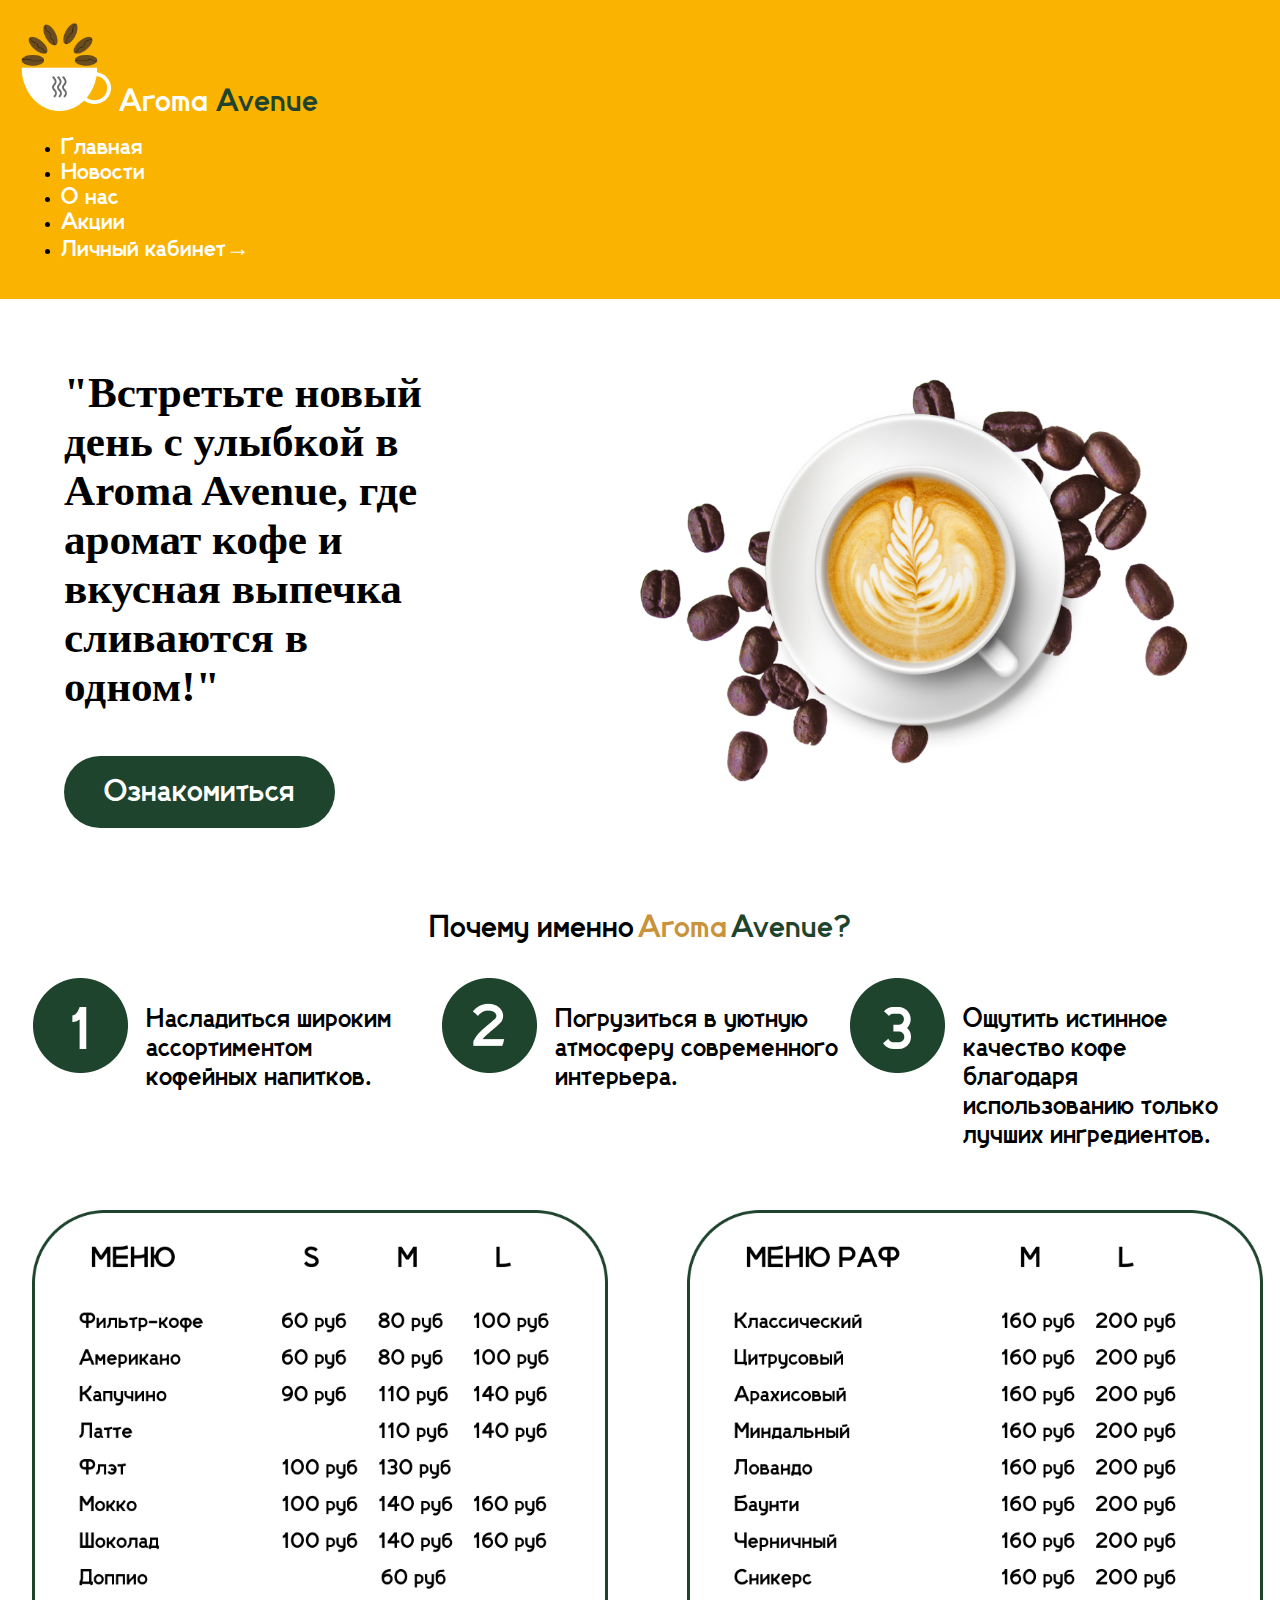
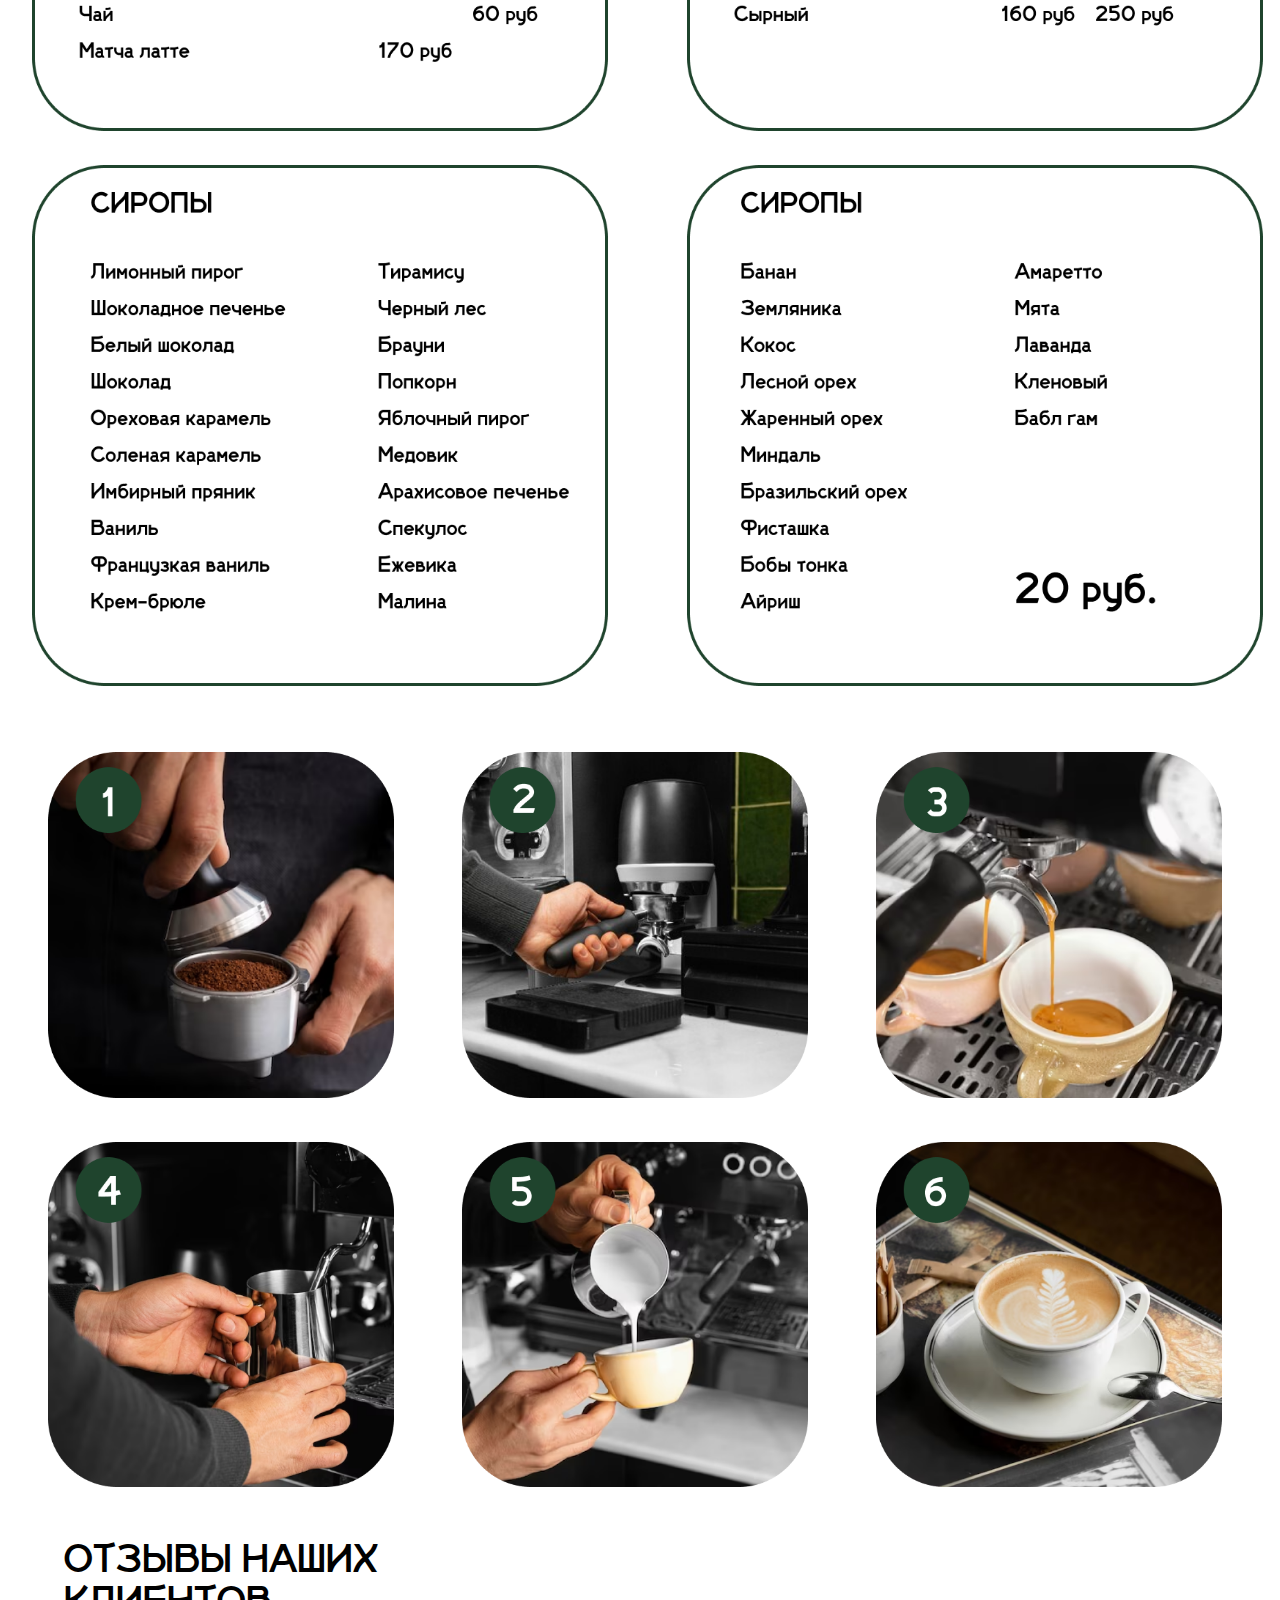
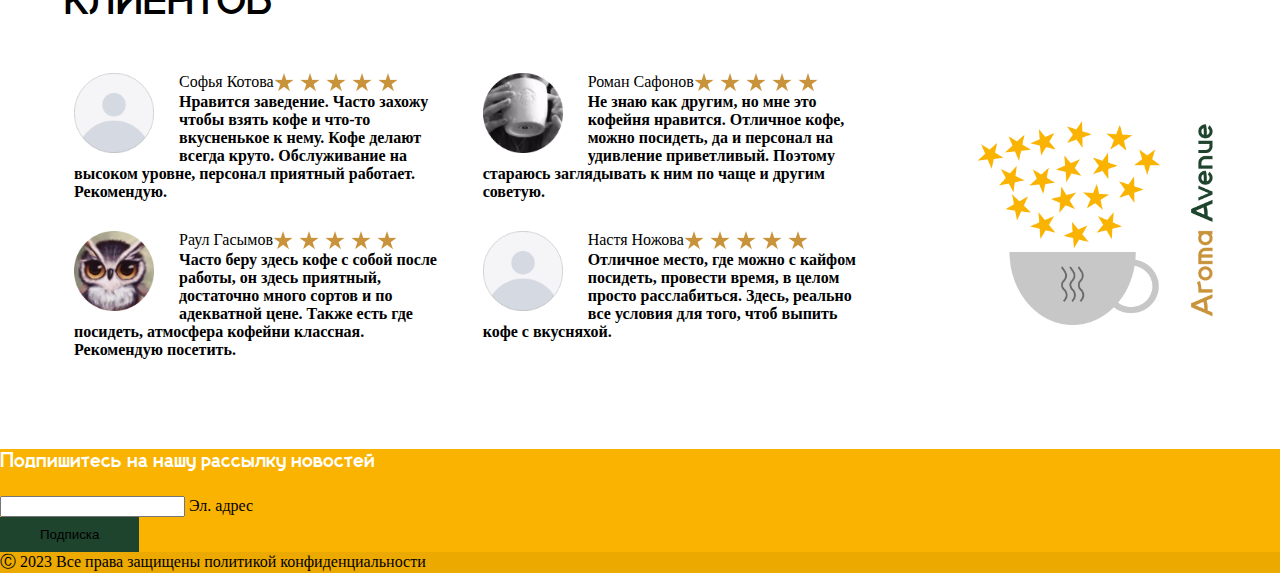
<file: index.html>
<!doctype html>
<html lang="en">
    <head>
        <title>Aroma Avenue</title>
        <!-- Required meta tags -->
        <meta charset="utf-8" />
        <meta
            name="viewport"
            content="width=device-width, initial-scale=1, shrink-to-fit=no"
        />

        <!-- Bootstrap CSS v5.2.1 -->
        <link
            href="https://cdn.jsdelivr.net/npm/bootstrap@5.3.2/dist/css/bootstrap.min.css"
            rel="stylesheet"
            integrity="sha384-T3c6CoIi6uLrA9TneNEoa7RxnatzjcDSCmG1MXxSR1GAsXEV/Dwwykc2MPK8M2HN"
            crossorigin="anonymous"
        />
        <link rel="stylesheet" href="style.css">
        <link rel="shortcut icon" href="img/icon.png" type="image/png">
    </head>

    <body>
        <header>

          <nav class="navbar bg-body-tertiary" style="padding-top: 0;">
            <div class="container-fluid">
              <a class="logo" href="index.html">
                <img src="img/logo.png" alt="Logo" width="90" height="90" >
                <span>Aroma</span> <span style="color: rgba(31, 68, 45, 1);">Avenue</span>
              </a>
              <ul class="nav justify-content-end">
                <li class="nav-item">
                  <a class="nav-link" aria-current="page" href="index.html">Главная</a>
                </li>
                <li class="nav-item">
                  <a class="nav-link" href="news.html">Новости</a>
                </li>
                <li class="nav-item">
                  <a class="nav-link" href="about.html">О нас</a>
                </li>
                <li class="nav-item">
                  <a class="nav-link" href="sales.html">Акции</a>
                </li>
                <li class="nav-item">
                    <a class="nav-link" href="checkauth.php">Личный кабинет→</a>
                  </li>
              </ul>
            </div>
          </nav>

              <div class="header">
                <div>
                   <div class="header-text">"Встретьте новый день с улыбкой в Aroma Avenue, где аромат кофе и вкусная выпечка сливаются в одном!"</div>
                   <a href="#section" class="header-button" onclick="scrollToSection()">Ознакомиться</a>
                </div>
                <div class="header-image">
                   <img src="img/header-foto.png" alt="Картинка">
                </div>
             </div>
        </header>
             
        <main>

          <div class="rizon"> <!--блок с причинами-->
            <div class="top-block">
              <p><span>Почему именно</span> <span class="aroma">Aroma</span> <span class="avenue">Avenue?</span></p>
            </div>
              <div class="ott-grid">
                <table class="table1">
                <td>
                  <div class="one"></div>
                  <img src="img/1.png" alt="">
                </td>
                <td> 
                    <p>Насладиться широким ассортиментом кофейных напитков.</p>
                </td> 
                </table>
        
                <table class="table1">
                    <td><img src="img/2.png" alt=""></td>
                    <td><p>Погрузиться в уютную атмосферу современного интерьера.</p></td>
                </div>
                </table>
                <table>
                    <td><img src="img/3.png" alt=""></td>
                    <td><p>Ощутить истинное качество кофе благодаря использованию только лучших ингредиентов.</p></td>
            </div>
                </table class="table1">
        </main>

        <!--Меню-->
          <div class="block" id="section">
              <div class="grid-item"><img src="img/napitki.png" alt=""></div>
              <div class="grid-item"><img src="img/raf.png" alt=""></div>
              <div class="grid-item"><img src="img/sirop1.png" alt=""></div>
              <div class="grid-item"><img src="img/sirop2.png" alt=""></div>
          </div>

          <!--Процесс приготовления кофе-->
          <div class="grid-container">
            <div class="item"><img src="img/p1.png" alt=""></div>
            <div class="item"><img src="img/p2.png" alt=""></div>
            <div class="item"><img src="img/p3.png" alt=""></div>
            <div class="item"><img src="img/p4.png" alt=""></div>
            <div class="item"><img src="img/p5.png" alt=""></div>
            <div class="item"><img src="img/p6.png" alt=""></div>
         </div>

         <div class="otzivi">
            <div class="teg">
              <p>ОТЗЫВЫ НАШИХ<br> КЛИЕНТОВ</p>
            </div>
              <div class="reviews">
                <div class="grid-reviews">
                  <div class="grid-r"><div><img src="img/klient1.png" alt="" class="klient"></div><figcaption style="float: left;">Софья Котова</figcaption><img src="img/rating.png" style="vertical-align: top;"><figcaption><b>Нравится заведение. Часто захожу чтобы взять кофе и что-то вкусненькое к нему. Кофе делают всегда круто. Обслуживание на высоком уровне, персонал приятный работает. Рекомендую.</b></figcaption></div>
                  <div class="grid-r"><img src="img/klient2.png" alt="" class="klient"><figcaption style="float: left;">Роман Сафонов</figcaption><img src="img/rating.png" style="vertical-align: top;"><figcaption><b>Не знаю как другим, но мне это кофейня нравится. Отличное кофе, можно посидеть, да и персонал на удивление приветливый. Поэтому стараюсь заглядывать к ним по чаще и другим советую.</b></figcaption></div>
                  <div class="grid-r grid-r-3"><img src="img/reviews.png" alt="" class="coffee"></div>
                  <div class="grid-r"><img src="img/klient3.png" alt="" class="klient"><figcaption style="float: left;">Раул Гасымов</figcaption><img src="img/rating.png" style="vertical-align: top;"><figcaption><b>Часто беру здесь кофе с собой после работы, он здесь приятный, достаточно много сортов и по адекватной цене. Также есть где посидеть, атмосфера кофейни классная. Рекомендую посетить.</b></figcaption></div>
                  <div class="grid-r"><img src="img/klient1.png" alt="" class="klient"><figcaption style="float: left;">Настя Ножова</figcaption><img src="img/rating.png" style="vertical-align: top;"><figcaption><b>Отличное место, где можно с кайфом посидеть, провести время, в целом просто расслабиться. Здесь, реально все условия для того, чтоб выпить кофе с вкусняхой.</b></figcaption></div>
                </div>
              </div>
          </div>

        <footer>
            <!-- Grid container -->
  <div class="container p-4 pb-0">
    <!-- Section: Form -->
    <section class="">
      <form action="">
        <!--Grid row-->
        <div class="row d-flex justify-content-center">
          <!--Grid column-->
          <div class="col-auto">
            <p class="pt-2">Подпишитесь на нашу рассылку новостей</p>
          </div>
          <!--Grid column-->

          <!--Grid column-->
          <div class="col-md-5 col-12">
            <!-- Email input -->
            <div data-mdb-input-init class="form-outline mb-4">
              <input type="email" id="form5Example26" class="form-control" />
              <label class="form-label" for="form5Example26">Эл. адрес</label>
            </div>
          </div>
          <!--Grid column-->

          <!--Grid column-->
          <div class="col-auto">
            <!-- Submit button -->
            <button data-mdb-ripple-init type="submit" class="btn btn-primary mb-4">
              Подписка
            </button>
          </div>
          <!--Grid column-->
        </div>
        <!--Grid row-->
      </form>
    </section>
    <!-- Section: Form -->
  </div>
  <!-- Grid container -->

  <!-- Copyright -->
  <div class="text-center p-3" style="background-color: rgba(0, 0, 0, 0.05);">
    Ⓒ 2023 Все права защищены политикой конфиденциальности
  </div>
  <!-- Copyright -->
        </footer>
        <!-- Bootstrap JavaScript Libraries -->
        <script
            src="https://cdn.jsdelivr.net/npm/@popperjs/core@2.11.8/dist/umd/popper.min.js"
            integrity="sha384-I7E8VVD/ismYTF4hNIPjVp/Zjvgyol6VFvRkX/vR+Vc4jQkC+hVqc2pM8ODewa9r"
            crossorigin="anonymous"
        ></script>

        <script
            src="https://cdn.jsdelivr.net/npm/bootstrap@5.3.2/dist/js/bootstrap.min.js"
            integrity="sha384-BBtl+eGJRgqQAUMxJ7pMwbEyER4l1g+O15P+16Ep7Q9Q+zqX6gSbd85u4mG4QzX+"
            crossorigin="anonymous"
        ></script>

        <script>
          function scrollToSection() {
              const section = document.getElementById('section');
              section.scrollIntoView({ behavior: 'smooth' });
          }
      </script>
    </body>
</html>
</file>
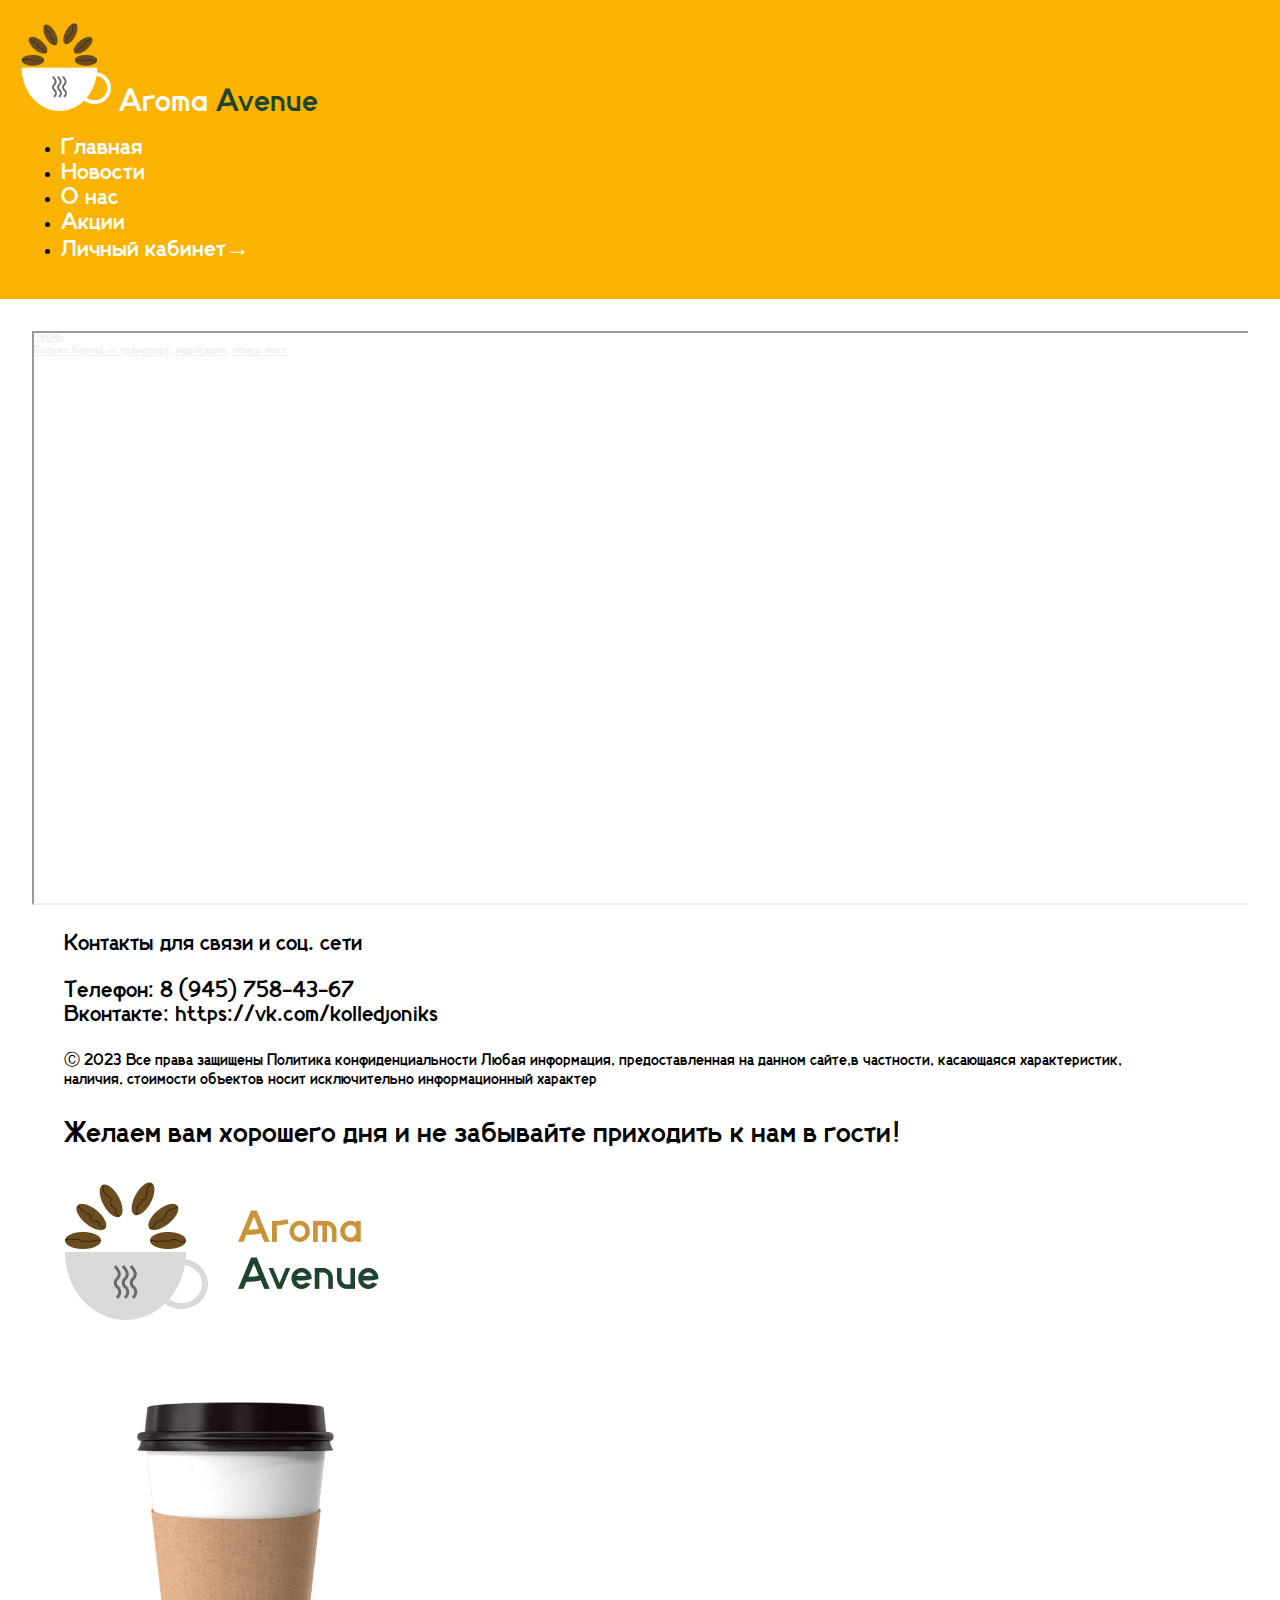
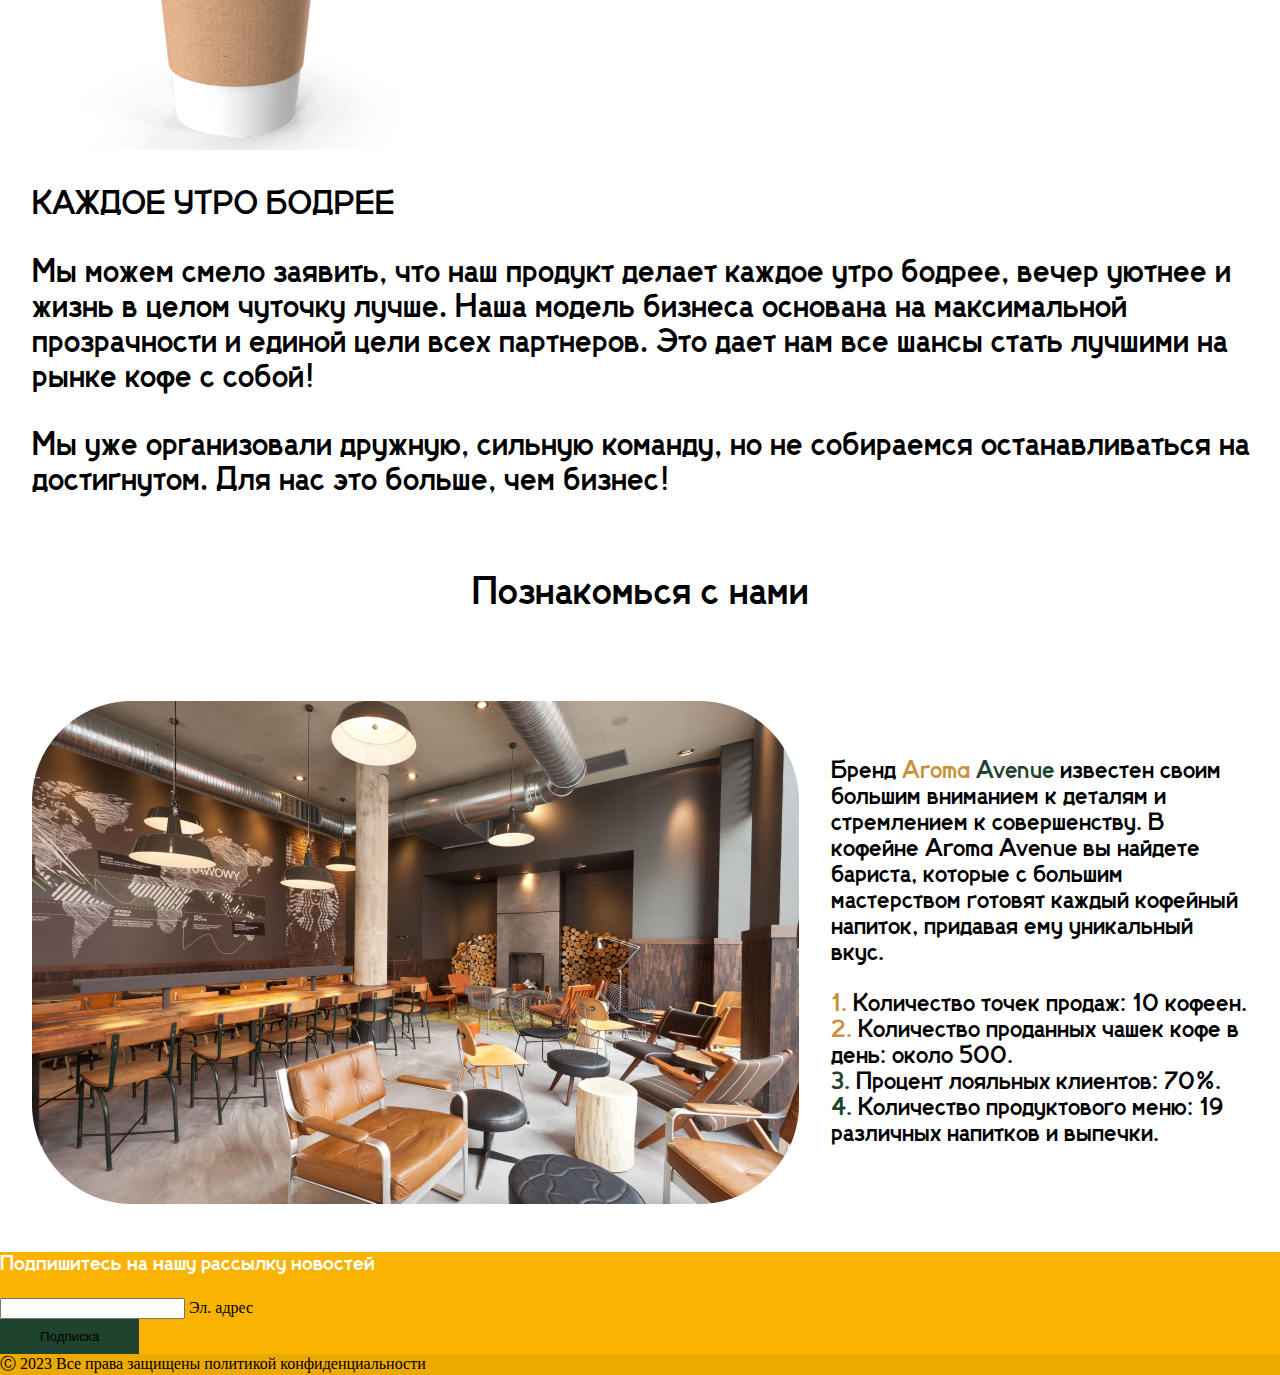
<file: about.html>
<!doctype html>
<html lang="en">
    <head>
        <title>Arome Avenue</title>
        <!-- Required meta tags -->
        <meta charset="utf-8" />
        <meta
            name="viewport"
            content="width=device-width, initial-scale=1, shrink-to-fit=no"
        />

        <!-- Bootstrap CSS v5.2.1 -->
        <link
            href="https://cdn.jsdelivr.net/npm/bootstrap@5.3.2/dist/css/bootstrap.min.css"
            rel="stylesheet"
            integrity="sha384-T3c6CoIi6uLrA9TneNEoa7RxnatzjcDSCmG1MXxSR1GAsXEV/Dwwykc2MPK8M2HN"
            crossorigin="anonymous"
        />
        <link rel="stylesheet" href="about.css">
        <link rel="shortcut icon" href="img/icon.png" type="image/png">
    </head>

    <body>
        <header>
            <nav class="navbar bg-body-tertiary" style="padding-top: 0;">
                <div class="container-fluid">
                  <a class="logo" href="index.html">
                    <img src="img/logo.png" alt="Logo" width="90" height="90" >
                    <span>Aroma</span> <span style="color: rgba(31, 68, 45, 1);">Avenue</span>
                  </a>
                  <ul class="nav justify-content-end">
                    <li class="nav-item">
                      <a class="nav-link" aria-current="page" href="index.html">Главная</a>
                    </li>
                    <li class="nav-item">
                      <a class="nav-link" href="news.html">Новости</a>
                    </li>
                    <li class="nav-item">
                      <a class="nav-link" href="about.html">О нас</a>
                    </li>
                    <li class="nav-item">
                      <a class="nav-link" href="sales.html">Акции</a>
                    </li>
                    <li class="nav-item">
                        <a class="nav-link" href="checkauth.php">Личный кабинет→</a>
                      </li>
                  </ul>
                </div>
              </nav>
        </header>
        <main>
            <div class="top">
                <div class="map">
                    <div style="position:relative;overflow:hidden;"><a href="https://yandex.ru/maps/50/perm/?utm_medium=mapframe&utm_source=maps" style="color:#eee;font-size:12px;position:absolute;top:0px;">Пермь</a><a href="https://yandex.ru/maps/50/perm/house/ulitsa_pushkina_107a/YU8YdAVhSUwPQFtifXxxc3RqZg==/?ll=56.220968%2C58.003071&utm_medium=mapframe&utm_source=maps&z=16.12" style="color:#eee;font-size:12px;position:absolute;top:14px;">Яндекс Карты — транспорт, навигация, поиск мест</a><iframe src="https://yandex.ru/map-widget/v1/?ll=56.220968%2C58.003071&mode=whatshere&whatshere%5Bpoint%5D=56.221003%2C58.003262&whatshere%5Bzoom%5D=17&z=16.12" frameborder="1" allowfullscreen="true" style="position:relative;"></iframe></div>
                </div>

                <div class="contacts">
                    <p class="big">Контакты для связи и соц. сети</p>

                    <p class="big">Телефон: 8 (945) 758-43-67<br>
                        Вконтакте: <a href="https://vk.com/kolledjoniks" class="oniks">https://vk.com/kolledjoniks</a><br>
                    </p>

                    <p>Ⓒ 2023 Все права защищены
                        Политика конфиденциальности
                        Любая информация, предоставленная на данном сайте,в частности, касающаяся характеристик, наличия, стоимости объектов носит исключительно информационный характер
                    </p>

                    <p class="under-big">Желаем вам хорошего дня и не 
                        забывайте приходить к нам в гости!
                    </p>

                    <img src="img/contacts-logo.png" alt="" class="contacts-logo">
                </div>
            </div>

            <div class="clearfixx">
                
                <img src="img/coffee.png" class="col-md-6 float-md-end mb-3 ms-md-3">
                
                <p>
                    КАЖДОЕ УТРО БОДРЕЕ
                </p>
              
                <p>
                    Мы можем смело заявить, что наш продукт делает каждое утро бодрее, вечер уютнее и жизнь в целом чуточку лучше. Наша модель бизнеса основана на максимальной прозрачности и единой цели всех партнеров. Это дает нам все шансы стать лучшими на рынке кофе с собой!
                </p>
              
                <p>
                    Мы уже организовали дружную, сильную команду, но не собираемся останавливаться на достигнутом. Для нас это больше, чем бизнес!
                </p>
              </div>
              

              <div class="title">
                <p>Познакомься с нами</p>
            </div>

              <div class="under-block">

                <div class="grid-container">

                    <img src="img/cafe.png" class="cafe">

                    <div class="text">
                        <p>
                        Бренд <span style="color: rgba(201, 147, 59, 1);">Aroma</span> <span style="color: rgba(31, 68, 45, 1);">Avenue</span> известен своим большим вниманием к деталям и стремлением к совершенству. В кофейне Aroma Avenue вы найдете бариста, которые с большим мастерством готовят каждый кофейный напиток, придавая ему уникальный вкус.
                        </p>
                      
                        <p>
                            <span style="color: rgba(201, 147, 59, 1);">1.</span> Количество точек продаж: 10 кофеен.<br>
                            <span style="color: rgba(201, 147, 59, 1);">2.</span> Количество проданных чашек кофе в день: около 500.<br>
                            <span style="color: rgba(31, 68, 45, 1);">3.</span> Процент лояльных клиентов: 70%.<br>
                            <span style="color: rgba(31, 68, 45, 1);">4.</span> Количество продуктового меню: 19 различных напитков и выпечки.<br>
                        </p>
                    </div>
                </div>
            </div>
        </main>
        <footer>
            <!-- Grid container -->
  <div class="container p-4 pb-0">
    <!-- Section: Form -->
    <section class="">
      <form action="">
        <!--Grid row-->
        <div class="row d-flex justify-content-center">
          <!--Grid column-->
          <div class="col-auto">
            <p class="pt-2">Подпишитесь на нашу рассылку новостей</p>
          </div>
          <!--Grid column-->

          <!--Grid column-->
          <div class="col-md-5 col-12">
            <!-- Email input -->
            <div data-mdb-input-init class="form-outline mb-4">
              <input type="email" id="form5Example26" class="form-control" />
              <label class="form-label" for="form5Example26">Эл. адрес</label>
            </div>
          </div>
          <!--Grid column-->

          <!--Grid column-->
          <div class="col-auto">
            <!-- Submit button -->
            <button data-mdb-ripple-init type="submit" class="btn btn-primary mb-4">
              Подписка
            </button>
          </div>
          <!--Grid column-->
        </div>
        <!--Grid row-->
      </form>
    </section>
    <!-- Section: Form -->
  </div>
  <!-- Grid container -->

  <!-- Copyright -->
  <div class="text-center p-3" style="background-color: rgba(0, 0, 0, 0.05);">
    Ⓒ 2023 Все права защищены политикой конфиденциальности
  </div>
  <!-- Copyright -->
        </footer>
        <!-- Bootstrap JavaScript Libraries -->
        <script
            src="https://cdn.jsdelivr.net/npm/@popperjs/core@2.11.8/dist/umd/popper.min.js"
            integrity="sha384-I7E8VVD/ismYTF4hNIPjVp/Zjvgyol6VFvRkX/vR+Vc4jQkC+hVqc2pM8ODewa9r"
            crossorigin="anonymous"
        ></script>

        <script
            src="https://cdn.jsdelivr.net/npm/bootstrap@5.3.2/dist/js/bootstrap.min.js"
            integrity="sha384-BBtl+eGJRgqQAUMxJ7pMwbEyER4l1g+O15P+16Ep7Q9Q+zqX6gSbd85u4mG4QzX+"
            crossorigin="anonymous"
        ></script>
    </body>
</html>
</file>
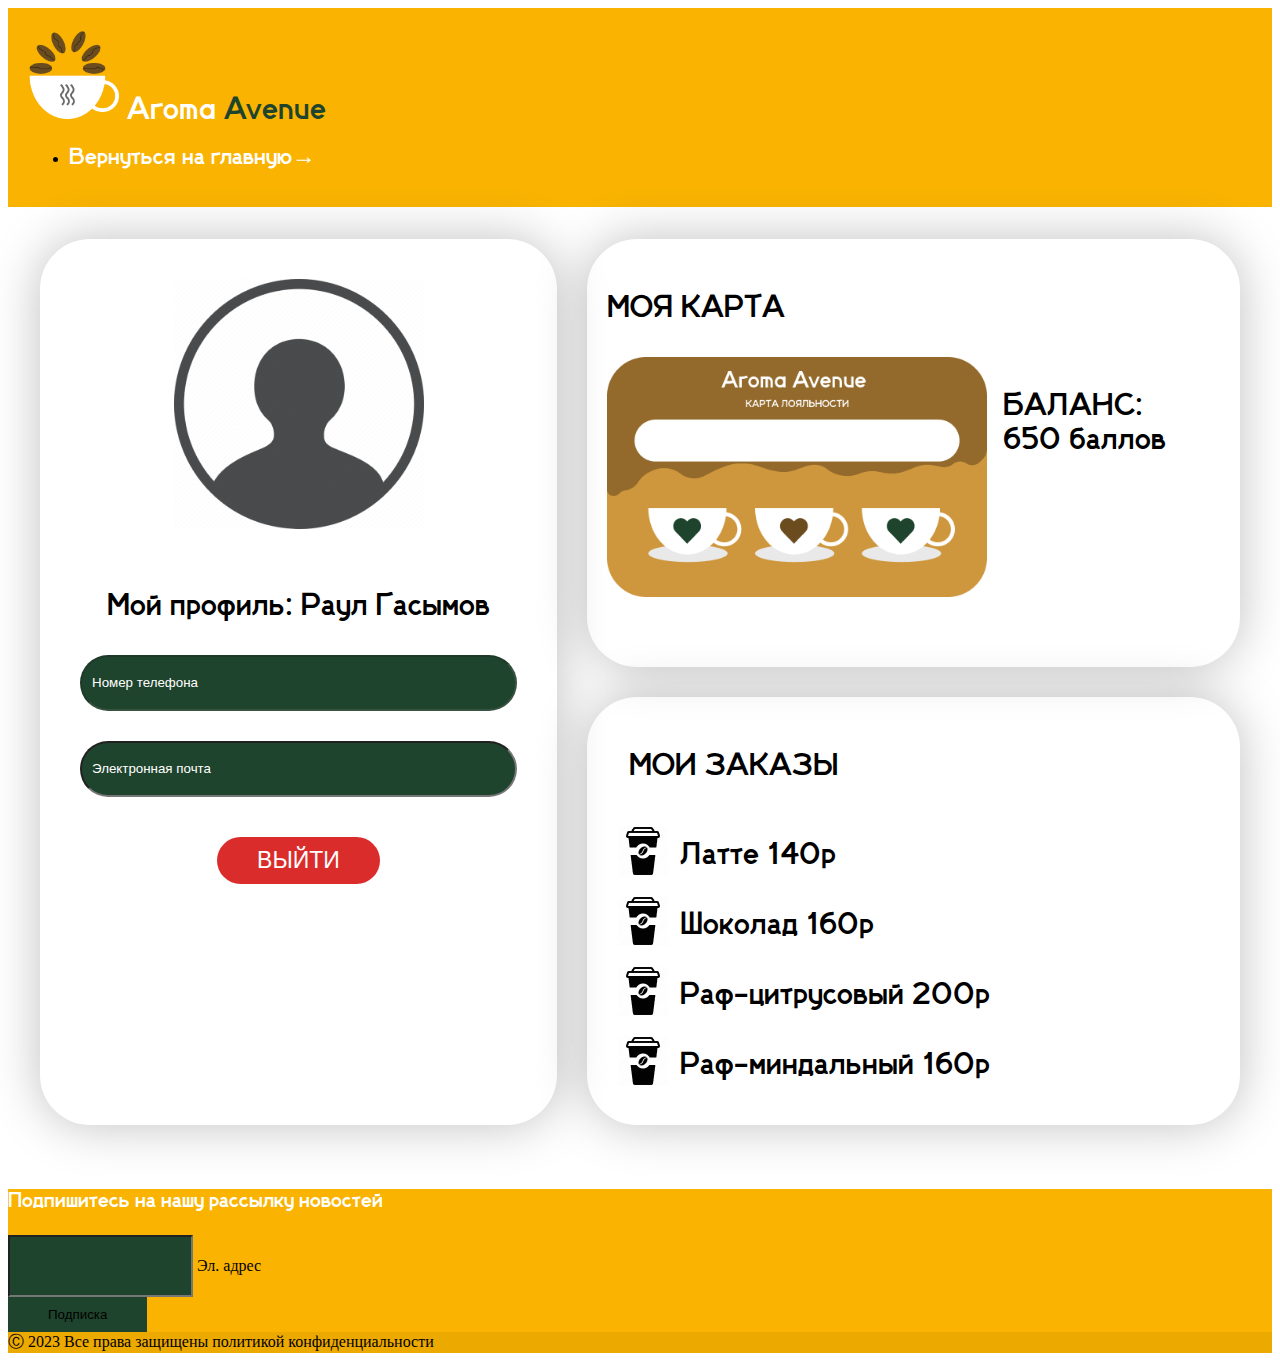
<file: account.html>
<!doctype html>
<html lang="en">
    <head>
        <title>Aroma Avenue</title>
        <!-- Required meta tags -->
        <meta charset="utf-8" />
        <meta
            name="viewport"
            content="width=device-width, initial-scale=1, shrink-to-fit=no"
        />

        <!-- Bootstrap CSS v5.2.1 -->
        <link
            href="https://cdn.jsdelivr.net/npm/bootstrap@5.3.2/dist/css/bootstrap.min.css"
            rel="stylesheet"
            integrity="sha384-T3c6CoIi6uLrA9TneNEoa7RxnatzjcDSCmG1MXxSR1GAsXEV/Dwwykc2MPK8M2HN"
            crossorigin="anonymous"
        />
        <link rel="stylesheet" href="account.css">
    </head>

    <body>
        <header>
            <nav class="navbar bg-body-tertiary" style="padding-top: 0;">
                <div class="container-fluid">
                  <a class="logo" href="index.html">
                    <img src="img/logo.png" alt="Logo" width="90" height="90" >
                    <span>Aroma</span> <span style="color: rgba(31, 68, 45, 1);">Avenue</span>
                  </a>
                  <ul class="nav justify-content-end">
                    <li class="nav-item">
                        <a class="nav-link" href="index.html">Вернуться на главную→</a>
                    </li>
                  </ul>
                </div>
              </nav>
        </header>
        <main>
            <div class="grid-container">

                <div class="grid-item grid-item-1">
                    <div class="account">
                        <div class="form-title"><img src="img/account.png" alt=""></div>
                        <p class="name">Мой профиль: Раул Гасымов</p>
                        <input type="text" class="form-input" placeholder="Номер телефона" disabled>
                        <input type="text" class="form-input" placeholder="Электронная почта">
                        <a href="index.html"><button class="form-submit">ВЫЙТИ</button></a>
                    </div>
                </div>

                <div class="grid-item">
                    <p style="font-size: 2rem;">МОЯ КАРТА</p>
                    <div class="card"><img src="img/loyalti-card.png" alt="" class="card"></div>
                    <p class="balans">БАЛАНС:<br> 650 баллов</p>
                </div>

                <div class="grid-item">
                  <div class="orders">
                    <p style="font-size: 2rem; margin-left: 1.4rem;">МОИ ЗАКАЗЫ</p>
                  </div>

                  <div class="table-container">
                    <table>
                      <tr>
                        <td class="column-1"><img src="img/gap.png" alt=""></td>
                        <td>Латте 140р</td>
                      </tr>
                      <tr>
                        <td class="column-1"><img src="img/gap.png" alt=""></td>
                        <td>Шоколад 160р</td>
                      </tr>
                      <tr>
                        <td class="column-1"><img src="img/gap.png" alt=""></td>
                        <td>Раф-цитрусовый 200р</td>
                      </tr>
                      <tr>
                        <td class="column-1"><img src="img/gap.png" alt=""></td>
                        <td>Раф-миндальный 160р</td>
                      </tr>
                    </table>
                  </div>
                  
                </div>
            </div>              
        </main>
          
        <footer>
            <!-- Grid container -->
  <div class="container p-4 pb-0">
    <!-- Section: Form -->
    <section class="">
      <form action="">
        <!--Grid row-->
        <div class="row d-flex justify-content-center">
          <!--Grid column-->
          <div class="col-auto">
            <p class="pt-2">Подпишитесь на нашу рассылку новостей</p>
          </div>
          <!--Grid column-->

          <!--Grid column-->
          <div class="col-md-5 col-12">
            <!-- Email input -->
            <div data-mdb-input-init class="form-outline mb-4">
              <input type="email" id="form5Example26" class="form-control" />
              <label class="form-label" for="form5Example26">Эл. адрес</label>
            </div>
          </div>
          <!--Grid column-->

          <!--Grid column-->
          <div class="col-auto">
            <!-- Submit button -->
            <button data-mdb-ripple-init type="submit" class="btn btn-primary mb-4">
              Подписка
            </button>
          </div>
          <!--Grid column-->
        </div>
        <!--Grid row-->
      </form>
    </section>
    <!-- Section: Form -->
  </div>
  <!-- Grid container -->

  <!-- Copyright -->
  <div class="text-center p-3" style="background-color: rgba(0, 0, 0, 0.05);">
    Ⓒ 2023 Все права защищены политикой конфиденциальности
  </div>
  <!-- Copyright -->
        </footer>
        <!-- Bootstrap JavaScript Libraries -->
        <script
            src="https://cdn.jsdelivr.net/npm/@popperjs/core@2.11.8/dist/umd/popper.min.js"
            integrity="sha384-I7E8VVD/ismYTF4hNIPjVp/Zjvgyol6VFvRkX/vR+Vc4jQkC+hVqc2pM8ODewa9r"
            crossorigin="anonymous"
        ></script>

        <script
            src="https://cdn.jsdelivr.net/npm/bootstrap@5.3.2/dist/js/bootstrap.min.js"
            integrity="sha384-BBtl+eGJRgqQAUMxJ7pMwbEyER4l1g+O15P+16Ep7Q9Q+zqX6gSbd85u4mG4QzX+"
            crossorigin="anonymous"
        ></script>
    </body>
</html>
</file>
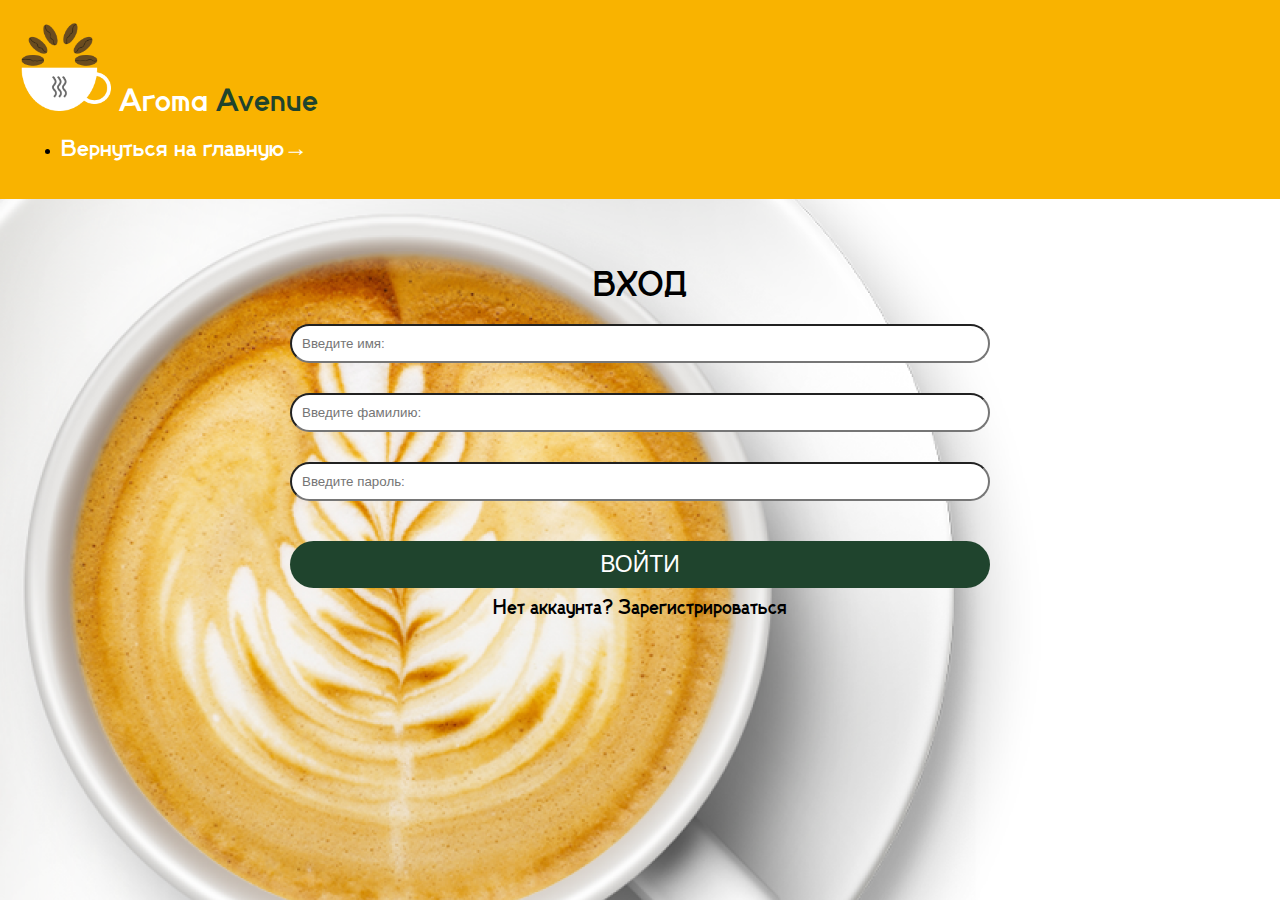
<file: login.html>
<!doctype html>
<html lang="en">
    <head>
        <title>Aroma Avenue</title>
        <!-- Required meta tags -->
        <meta charset="utf-8" />
        <meta
            name="viewport"
            content="width=device-width, initial-scale=1, shrink-to-fit=no"
        />

        <!-- Bootstrap CSS v5.2.1 -->
        <link
            href="https://cdn.jsdelivr.net/npm/bootstrap@5.3.2/dist/css/bootstrap.min.css"
            rel="stylesheet"
            integrity="sha384-T3c6CoIi6uLrA9TneNEoa7RxnatzjcDSCmG1MXxSR1GAsXEV/Dwwykc2MPK8M2HN"
            crossorigin="anonymous"
        />
        <link rel="stylesheet" href="login.css">
        <link rel="shortcut icon" href="img/icon.png" type="image/png">
    </head>

    <body>
        <header>
            <nav class="navbar bg-body-tertiary" style="padding-top: 0;">
                <div class="container-fluid">
                  <a class="logo" href="index.html">
                    <img src="img/logo.png" alt="Logo" width="90" height="90" >
                    <span>Aroma</span> <span style="color: rgba(31, 68, 45, 1);">Avenue</span>
                  </a>
                  <ul class="nav justify-content-end">
                    <li class="nav-item">
                        <a class="nav-link" href="index.html">Вернуться на главную→</a>
                    </li>
                  </ul>
                </div>
              </nav>
        </header>
        <!--форма-->
        <main>
            <form action="login.php" method="post">
                <div class="login-form">
                    <div class="form-title">ВХОД</div>
                    <input type="text" class="form-input" name="name" placeholder="Введите имя:">
                    <input type="text" class="form-input" name="surname" placeholder="Введите фамилию:">
                    <input type="password" class="form-input" name="pass" placeholder="Введите пароль:">
                    <button class="form-submit">ВОЙТИ</button>
                    <div class="form-text">Нет аккаунта? <a href="registration.html">Зарегистрироваться</a></div>
                </div>
            </form>
        </main>
        <footer>
            <!-- place footer here -->
        </footer>
        <!-- Bootstrap JavaScript Libraries -->
        <script
            src="https://cdn.jsdelivr.net/npm/@popperjs/core@2.11.8/dist/umd/popper.min.js"
            integrity="sha384-I7E8VVD/ismYTF4hNIPjVp/Zjvgyol6VFvRkX/vR+Vc4jQkC+hVqc2pM8ODewa9r"
            crossorigin="anonymous"
        ></script>

        <script
            src="https://cdn.jsdelivr.net/npm/bootstrap@5.3.2/dist/js/bootstrap.min.js"
            integrity="sha384-BBtl+eGJRgqQAUMxJ7pMwbEyER4l1g+O15P+16Ep7Q9Q+zqX6gSbd85u4mG4QzX+"
            crossorigin="anonymous"
        ></script>
    </body>
</html>
</file>
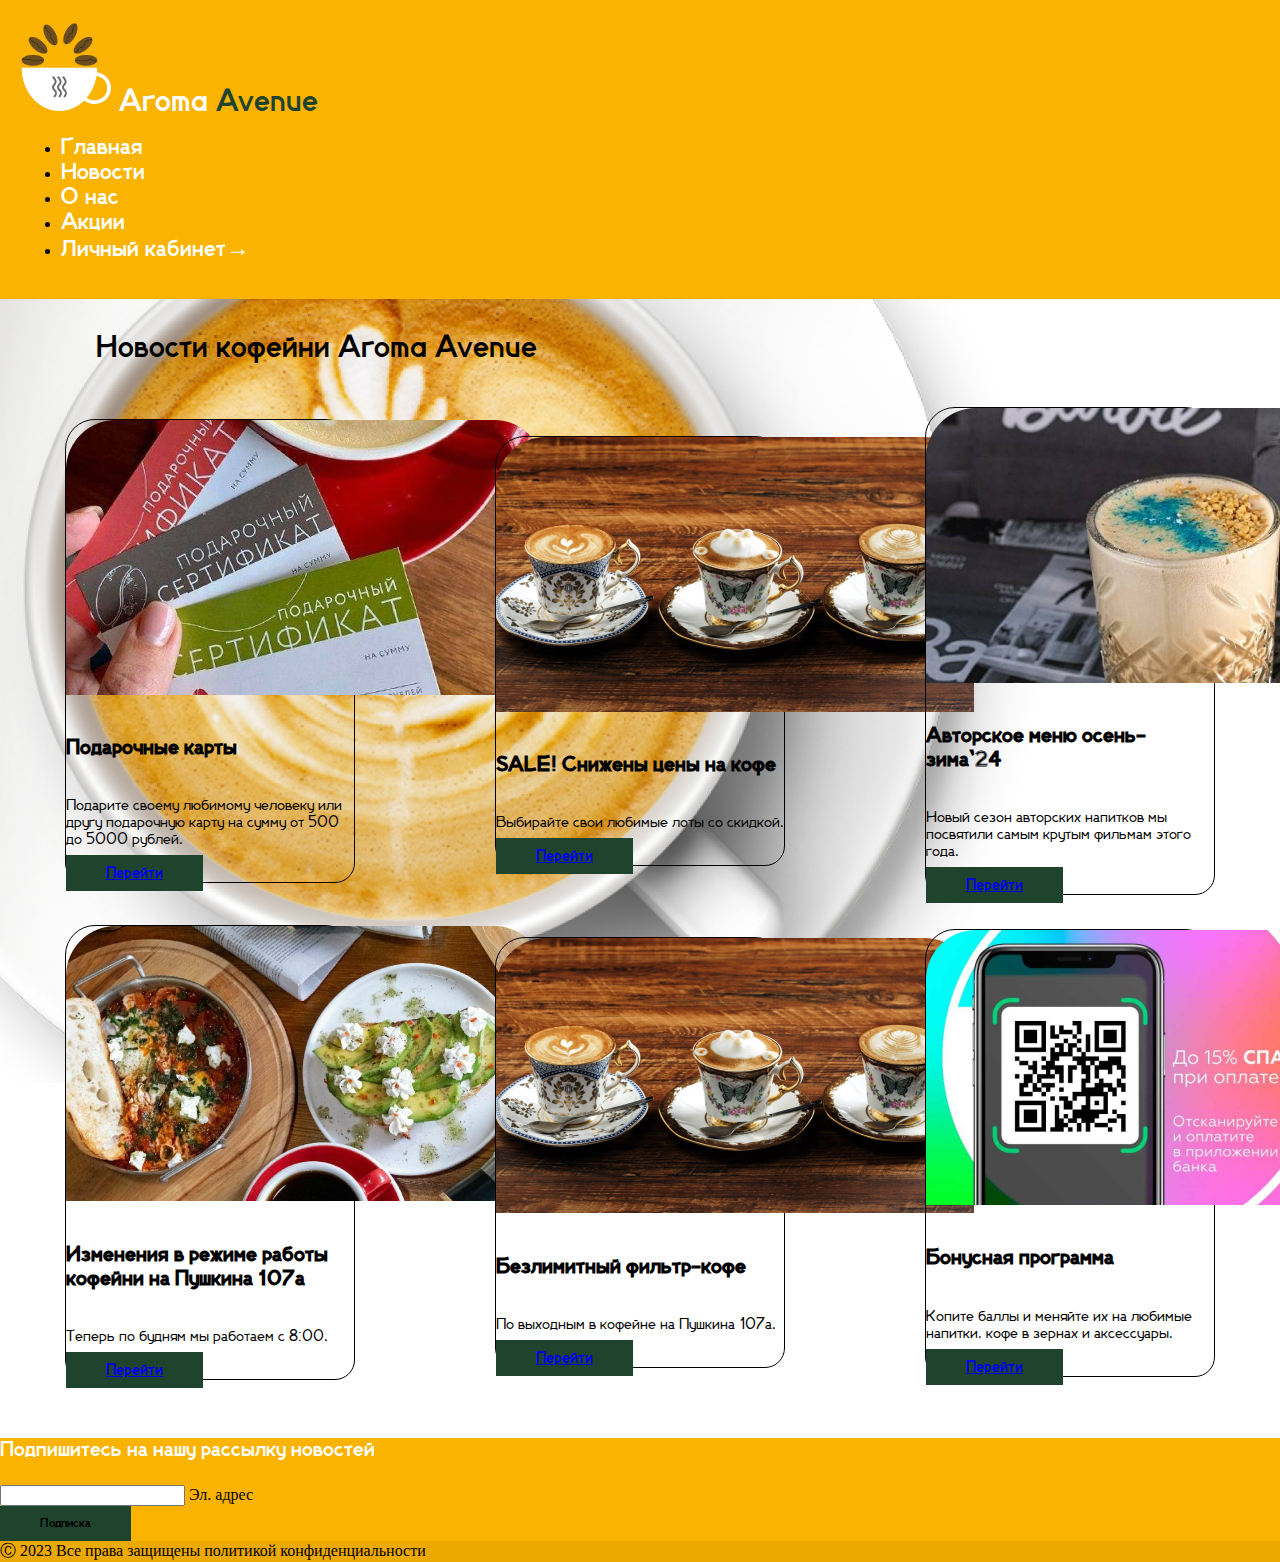
<file: news.html>
<!doctype html>
<html lang="en">
    <head>
        <title>Arome Avenue</title>
        <!-- Required meta tags -->
        <meta charset="utf-8" />
        <meta
            name="viewport"
            content="width=device-width, initial-scale=1, shrink-to-fit=no"
        />

        <!-- Bootstrap CSS v5.2.1 -->
        <link
            href="https://cdn.jsdelivr.net/npm/bootstrap@5.3.2/dist/css/bootstrap.min.css"
            rel="stylesheet"
            integrity="sha384-T3c6CoIi6uLrA9TneNEoa7RxnatzjcDSCmG1MXxSR1GAsXEV/Dwwykc2MPK8M2HN"
            crossorigin="anonymous"
        />
        <link rel="stylesheet" href="news.css">
        <link rel="shortcut icon" href="img/icon.png" type="image/png">
    </head>

    <body>
        <header>
          <nav class="navbar bg-body-tertiary" style="padding-top: 0;">
            <div class="container-fluid">
              <a class="logo" href="index.html">
                <img src="img/logo.png" alt="Logo" width="90" height="90" >
                <span>Aroma</span> <span style="color: rgba(31, 68, 45, 1);">Avenue</span>
              </a>
              <ul class="nav justify-content-end">
                <li class="nav-item">
                  <a class="nav-link" aria-current="page" href="index.html">Главная</a>
                </li>
                <li class="nav-item">
                  <a class="nav-link" href="news.html">Новости</a>
                </li>
                <li class="nav-item">
                  <a class="nav-link" href="about.html">О нас</a>
                </li>
                <li class="nav-item">
                  <a class="nav-link" href="sales.html">Акции</a>
                </li>
                <li class="nav-item">
                    <a class="nav-link" href="checkauth.php">Личный кабинет→</a>
                  </li>
              </ul>
            </div>
          </nav>
        </header>

        <!--Карта с новостями-->
        <main>
            <div class="title">
                <p>Новости кофейни Aroma Avenue</p>
            </div>

            <div class="grid-container">
                <div class="grid-item">
                    <div class="card">
                        <img src="img/price-card.png" class="card-img-top" alt="...">
                        <div class="card-body">
                        <h5 class="card-title">Подарочные карты</h5>
                        <p class="card-text">Подарите своему любимому человеку или другу подарочную карту на сумму от 500 до 5000 рублей.</p>
                        <a href="#" class="btn btn-primary" id="openModal">Перейти</a>
                        </div>
                    </div>
                </div>
                <div class="grid-item">
                    <div class="card">
                        <img src="img/sale.png" class="card-img-top" alt="...">
                        <div class="card-body">
                        <h5 class="card-title">SALE! Снижены цены на кофе</h5>
                        <p class="card-text">Выбирайте свои любимые лоты со скидкой.</p>
                        <a href="#" class="btn btn-primary">Перейти</a>
                        </div>
                    </div>
                </div>
                <div class="grid-item">
                    <div class="card">
                        <img src="img/menu.png" class="card-img-top" alt="...">
                        <div class="card-body">
                        <h5 class="card-title">Авторское меню осень-зима'24</h5>
                        <p class="card-text">Новый сезон авторских напитков мы посвятили самым крутым фильмам этого года.</p>
                        <a href="#" class="btn btn-primary">Перейти</a>
                        </div>
                    </div>
                </div>
                <div class="grid-item">
                    <div class="card">
                        <img src="img/time.png" class="card-img-top" alt="...">
                        <div class="card-body">
                        <h5 class="card-title">Изменения в режиме работы кофейни на Пушкина 107а</h5>
                        <p class="card-text">Теперь по будням мы работаем с 8:00.</p>
                        <a href="#" class="btn btn-primary">Перейти</a>
                        </div>
                    </div>
                </div>
                <div class="grid-item">
                    <div class="card">
                        <img src="img/filter.png" class="card-img-top" alt="...">
                        <div class="card-body">
                        <h5 class="card-title">Безлимитный фильтр-кофе</h5>
                        <p class="card-text">По выходным в кофейне на Пушкина 107а.</p>
                        <a href="#" class="btn btn-primary">Перейти</a>
                        </div>
                    </div>
                </div>
                <div class="grid-item">
                        <div class="card">
                        <img src="img/bonus.png" class="card-img-top" alt="...">
                        <div class="card-body">
                        <h5 class="card-title">Бонусная программа</h5>
                        <p class="card-text">Копите баллы и меняйте их на любимые напитки, кофе в зернах и аксессуары.</p>
                        <a href="#" class="btn btn-primary">Перейти</a>
                        </div>
                    </div>
                </div>
             </div>

             <div id="modal">
              <span class="close">&times;</span>
              <img src="img/price-card.png" alt="Изображение">
              <p style="font-size: 30px;">Подарочные карты</p>
              <p class="modal-text">Уникальная возможность подарить своему любимому человеку или другу незабываемый подарок появилась!<br>Теперь вы можете приобрести подарочную карту на сумму от 500 до 5000 рублей, чтобы они смогли выбрать именно то, что они желают.</p><br>
              <p class="modal-text">Приобрести подарочную карту также очень просто.<br> Вы можете сделать это в кратчайшее время, просто обратившись к нашим сотрудникам в физическом месте предоставления услуг.<br> Мы предлагаем различные варианты оформления карты, чтобы сделать ее еще более индивидуальной и запоминающейся.</p>
              <p class="modal-text2">Не упускайте возможность порадовать своих близких или друзей и подарить им полное свободы выбора с помощью нашей подарочной карты.</p>
            </div>
        </main>
        <footer>
            <!-- Grid container -->
  <div class="container p-4 pb-0">
    <!-- Section: Form -->
    <section class="">
      <form action="">
        <!--Grid row-->
        <div class="row d-flex justify-content-center">
          <!--Grid column-->
          <div class="col-auto">
            <p class="pt-2">Подпишитесь на нашу рассылку новостей</p>
          </div>
          <!--Grid column-->

          <!--Grid column-->
          <div class="col-md-5 col-12">
            <!-- Email input -->
            <div data-mdb-input-init class="form-outline mb-4">
              <input type="email" id="form5Example26" class="form-control" />
              <label class="form-label" for="form5Example26">Эл. адрес</label>
            </div>
          </div>
          <!--Grid column-->

          <!--Grid column-->
          <div class="col-auto">
            <!-- Submit button -->
            <button data-mdb-ripple-init type="submit" class="btn btn-primary mb-4">
              Подписка
            </button>
          </div>
          <!--Grid column-->
        </div>
        <!--Grid row-->
      </form>
    </section>
    <!-- Section: Form -->
  </div>
  <!-- Grid container -->

  <!-- Copyright -->
  <div class="text-center p-3" style="background-color: rgba(0, 0, 0, 0.05);">
    Ⓒ 2023 Все права защищены политикой конфиденциальности
  </div>
  <!-- Copyright -->
        </footer>
        <script>
          document.getElementById("openModal").addEventListener("click", function() {
  document.getElementById("modal").style.display = "block";
});

document.getElementsByClassName("close")[0].addEventListener("click", function() {
  document.getElementById("modal").style.display = "none";
});

window.addEventListener("click", function(event) {
  if (event.target == document.getElementById("modal")) {
    document.getElementById("modal").style.display = "none";
  }
});

        </script>
        <!-- Bootstrap JavaScript Libraries -->
        <script
            src="https://cdn.jsdelivr.net/npm/@popperjs/core@2.11.8/dist/umd/popper.min.js"
            integrity="sha384-I7E8VVD/ismYTF4hNIPjVp/Zjvgyol6VFvRkX/vR+Vc4jQkC+hVqc2pM8ODewa9r"
            crossorigin="anonymous"
        ></script>

        <script
            src="https://cdn.jsdelivr.net/npm/bootstrap@5.3.2/dist/js/bootstrap.min.js"
            integrity="sha384-BBtl+eGJRgqQAUMxJ7pMwbEyER4l1g+O15P+16Ep7Q9Q+zqX6gSbd85u4mG4QzX+"
            crossorigin="anonymous"
        ></script>
    </body>
</html>
</file>
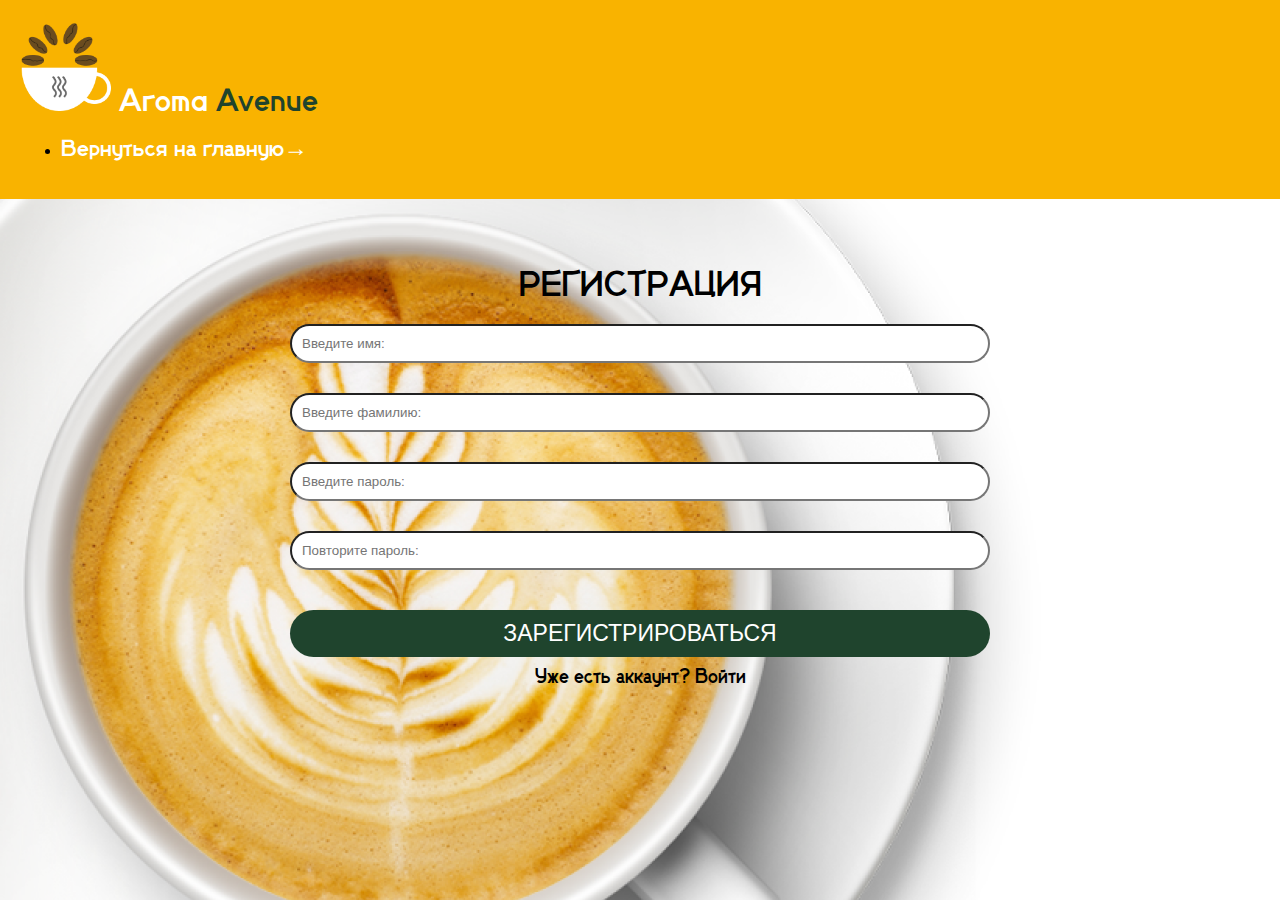
<file: registration.html>
<!doctype html>
<html lang="en">
    <head>
        <title>Aroma Avenue</title>
        <!-- Required meta tags -->
        <meta charset="utf-8" />
        <meta
            name="viewport"
            content="width=device-width, initial-scale=1, shrink-to-fit=no"
        />

        <!-- Bootstrap CSS v5.2.1 -->
        <link
            href="https://cdn.jsdelivr.net/npm/bootstrap@5.3.2/dist/css/bootstrap.min.css"
            rel="stylesheet"
            integrity="sha384-T3c6CoIi6uLrA9TneNEoa7RxnatzjcDSCmG1MXxSR1GAsXEV/Dwwykc2MPK8M2HN"
            crossorigin="anonymous"
        />
        <link rel="stylesheet" href="registration.css">
        <link rel="shortcut icon" href="img/icon.png" type="image/png">
    </head>

    <body>
        <header>
            <nav class="navbar bg-body-tertiary" style="padding-top: 0;">
                <div class="container-fluid">
                  <a class="logo" href="index.html">
                    <img src="img/logo.png" alt="Logo" width="90" height="90" >
                    <span>Aroma</span> <span style="color: rgba(31, 68, 45, 1);">Avenue</span>
                  </a>
                  <ul class="nav justify-content-end">
                    <li class="nav-item">
                        <a class="nav-link" href="index.html">Вернуться на главную→</a>
                    </li>
                  </ul>
                </div>
              </nav>
        </header>
        <!--форма-->
        <main>
            <form action="register.php" method="post">
                <div class="login-form">
                    <div class="form-title">РЕГИСТРАЦИЯ</div>
                    <input type="text" class="form-input" name="name" placeholder="Введите имя:">
                    <input type="text" class="form-input" name="surname" placeholder="Введите фамилию:">
                    <input type="password" class="form-input" name="pass" placeholder="Введите пароль:">
                    <input type="password" class="form-input" name="repeatpass" placeholder="Повторите пароль:">
                    <button type="submit" class="form-submit">ЗАРЕГИСТРИРОВАТЬСЯ</button>
                    <div class="form-text">Уже есть аккаунт? <a href="login.html">Войти</a></div>
                </div>
            </form>
        </main>
        <footer>
            <!-- place footer here -->
        </footer>
        <!-- Bootstrap JavaScript Libraries -->
        <script
            src="https://cdn.jsdelivr.net/npm/@popperjs/core@2.11.8/dist/umd/popper.min.js"
            integrity="sha384-I7E8VVD/ismYTF4hNIPjVp/Zjvgyol6VFvRkX/vR+Vc4jQkC+hVqc2pM8ODewa9r"
            crossorigin="anonymous"
        ></script>

        <script
            src="https://cdn.jsdelivr.net/npm/bootstrap@5.3.2/dist/js/bootstrap.min.js"
            integrity="sha384-BBtl+eGJRgqQAUMxJ7pMwbEyER4l1g+O15P+16Ep7Q9Q+zqX6gSbd85u4mG4QzX+"
            crossorigin="anonymous"
        ></script>
    </body>
</html>
</file>
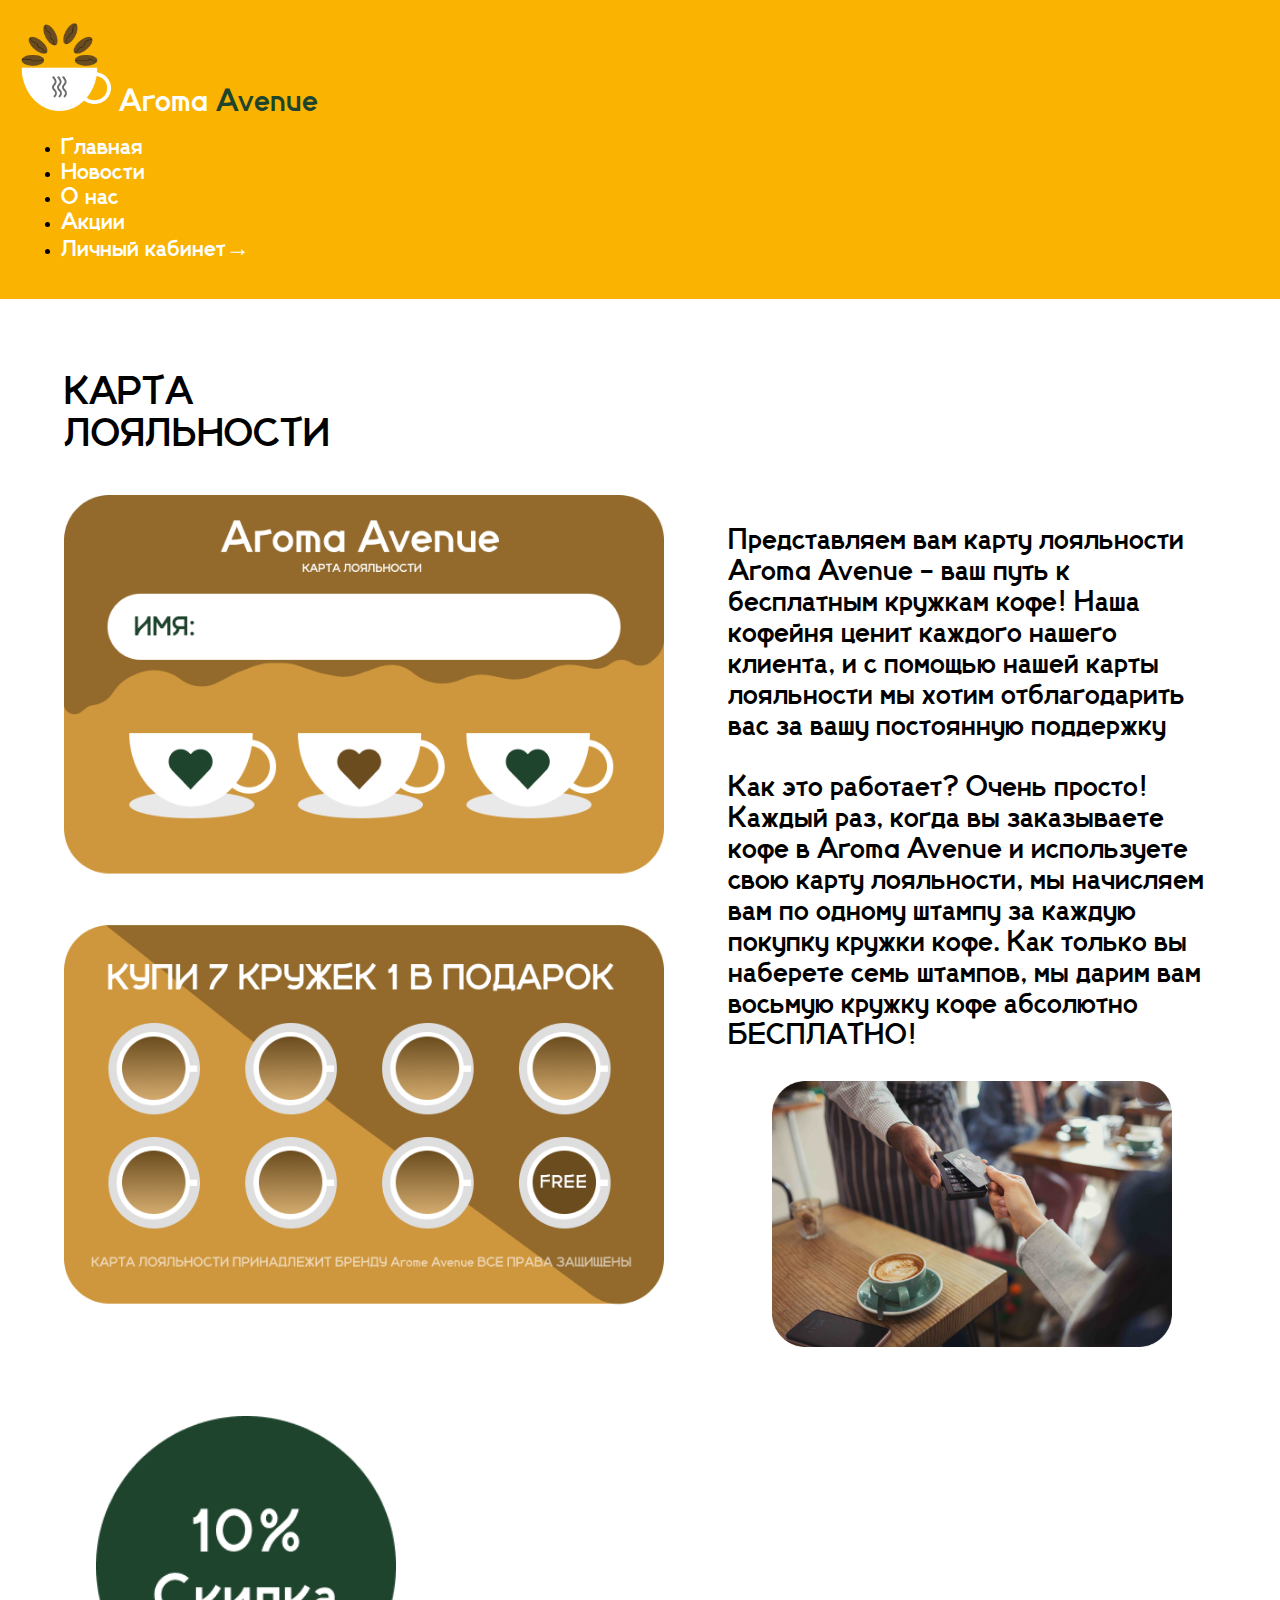
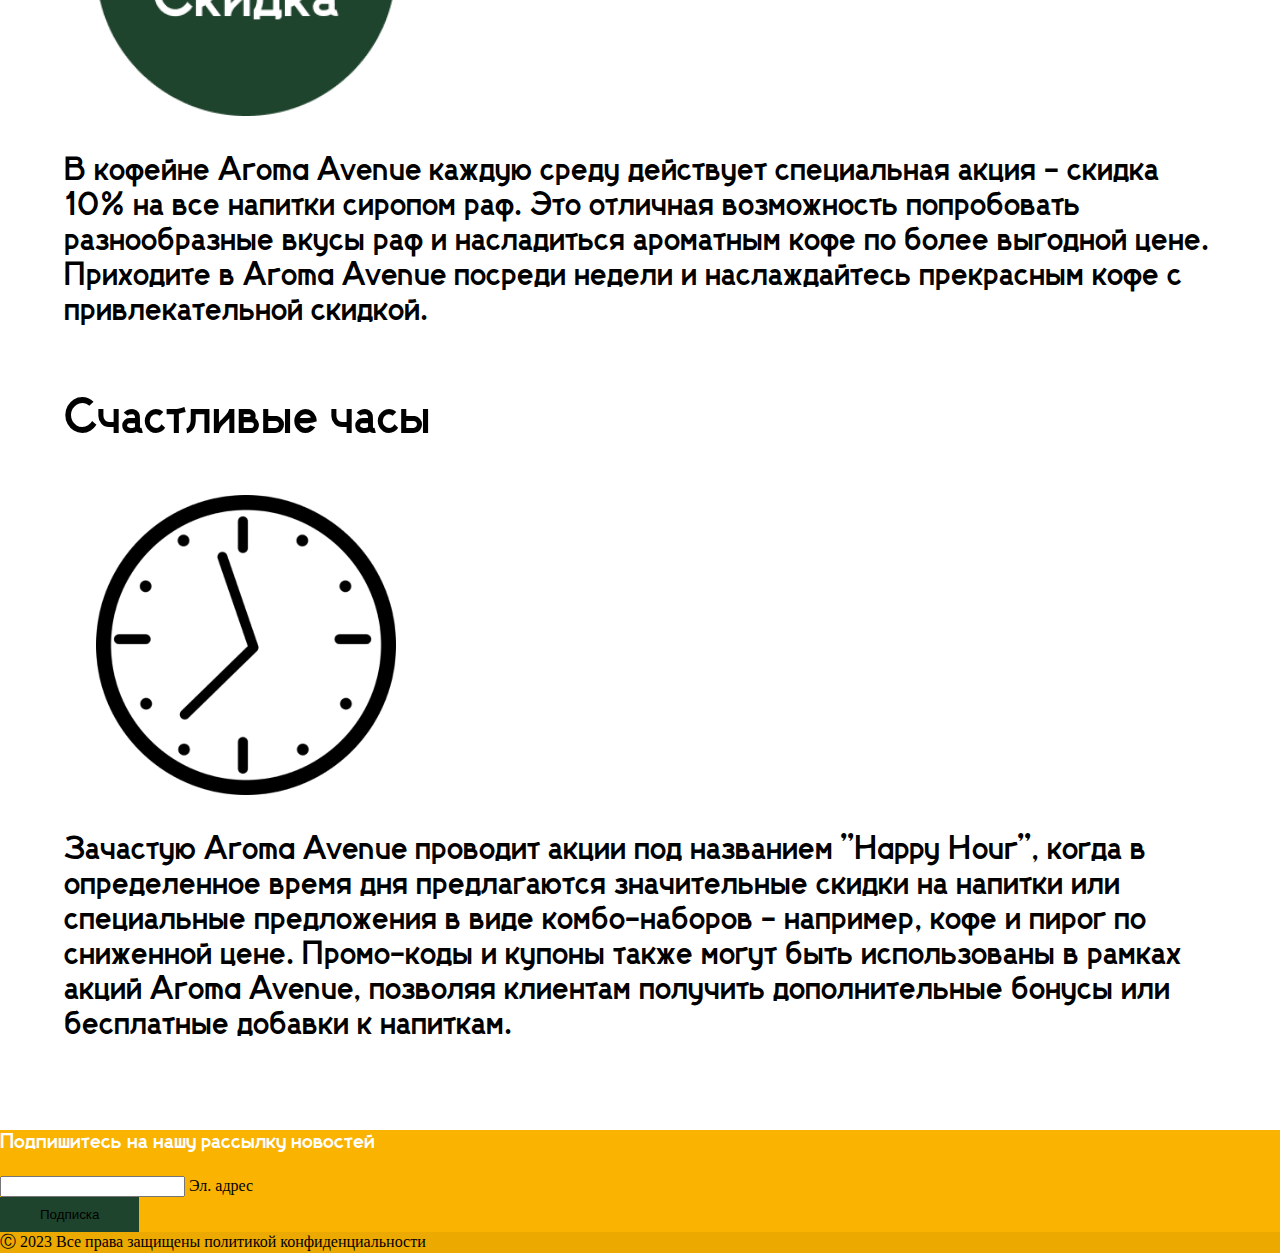
<file: sales.html>
<!doctype html>
<html lang="en">
    <head>
        <title>Arome Avenue</title>
        <!-- Required meta tags -->
        <meta charset="utf-8" />
        <meta
            name="viewport"
            content="width=device-width, initial-scale=1, shrink-to-fit=no"
        />

        <!-- Bootstrap CSS v5.2.1 -->
        <link
            href="https://cdn.jsdelivr.net/npm/bootstrap@5.3.2/dist/css/bootstrap.min.css"
            rel="stylesheet"
            integrity="sha384-T3c6CoIi6uLrA9TneNEoa7RxnatzjcDSCmG1MXxSR1GAsXEV/Dwwykc2MPK8M2HN"
            crossorigin="anonymous"
        />
        <link rel="stylesheet" href="sales.css">
        <link rel="shortcut icon" href="img/icon.png" type="image/png">
    </head>

    <body>
        <header>
            <nav class="navbar bg-body-tertiary" style="padding-top: 0;">
                <div class="container-fluid">
                  <a class="logo" href="index.html">
                    <img src="img/logo.png" alt="Logo" width="90" height="90" >
                    <span>Aroma</span> <span style="color: rgba(31, 68, 45, 1);">Avenue</span>
                  </a>
                  <ul class="nav justify-content-end">
                    <li class="nav-item">
                      <a class="nav-link" aria-current="page" href="index.html">Главная</a>
                    </li>
                    <li class="nav-item">
                      <a class="nav-link" href="news.html">Новости</a>
                    </li>
                    <li class="nav-item">
                      <a class="nav-link" href="about.html">О нас</a>
                    </li>
                    <li class="nav-item">
                      <a class="nav-link" href="sales.html">Акции</a>
                    </li>
                    <li class="nav-item">
                        <a class="nav-link" href="checkauth.php">Личный кабинет→</a>
                      </li>
                  </ul>
                </div>
              </nav>
        </header>
        <main>
            <div class="title">
                <p>КАРТА<br> ЛОЯЛЬНОСТИ</p>
            </div>
            <div class="loyalty">
                <div class="cards">
                    <img src="img/2cards.png" alt="">
                </div>

                <div class="loyalty-text">
                    <p>Представляем вам карту лояльности Aroma Avenue - ваш путь к бесплатным кружкам кофе! Наша кофейня ценит каждого нашего клиента, и с помощью нашей карты лояльности мы хотим отблагодарить вас за вашу постоянную поддержку</p>
                    <p class="text2">Как это работает? Очень просто! Каждый раз, когда вы заказываете кофе в Aroma Avenue и используете свою карту лояльности, мы начисляем вам по одному штампу за каждую покупку кружки кофе. Как только вы наберете семь штампов, мы дарим вам восьмую кружку кофе абсолютно БЕСПЛАТНО!</p>
                    <img src="img/pay.png" alt="">
                </div>
            </div>

            <div class="clearfixx">
                
                <img src="img/sale10.png" class="col-md-6 float-md-end mb-3 ms-md-3">
                
                <p>
                    В кофейне Aroma Avenue каждую среду действует специальная акция - скидка 10% на все напитки сиропом раф. Это отличная возможность попробовать разнообразные вкусы раф и насладиться ароматным кофе по более выгодной цене. Приходите в Aroma Avenue посреди недели и наслаждайтесь прекрасным кофе с привлекательной скидкой.
                </p>
              
              </div>

              <div class="clearfixx2">

                <div class="hours">
                    <p>Счастливые часы</p>
                </div>

                <img src="img/clock.png" class="col-md-6 float-md-end mb-3 ms-md-3">
                
                <p>
                    Зачастую Aroma Avenue проводит акции под названием "Happy Hour", когда в определенное время дня предлагаются значительные скидки на напитки или специальные предложения в виде комбо-наборов - например, кофе и пирог по сниженной цене. Промо-коды и купоны также могут быть использованы в рамках акций Aroma Avenue, позволяя клиентам получить дополнительные бонусы или бесплатные добавки к напиткам.
                </p>
              
              </div>
        </main>
        <footer>
             <!-- Grid container -->
  <div class="container p-4 pb-0">
    <!-- Section: Form -->
    <section class="">
      <form action="">
        <!--Grid row-->
        <div class="row d-flex justify-content-center">
          <!--Grid column-->
          <div class="col-auto">
            <p class="pt-2">Подпишитесь на нашу рассылку новостей</p>
          </div>
          <!--Grid column-->

          <!--Grid column-->
          <div class="col-md-5 col-12">
            <!-- Email input -->
            <div data-mdb-input-init class="form-outline mb-4">
              <input type="email" id="form5Example26" class="form-control" />
              <label class="form-label" for="form5Example26">Эл. адрес</label>
            </div>
          </div>
          <!--Grid column-->

          <!--Grid column-->
          <div class="col-auto">
            <!-- Submit button -->
            <button data-mdb-ripple-init type="submit" class="btn btn-primary mb-4">
              Подписка
            </button>
          </div>
          <!--Grid column-->
        </div>
        <!--Grid row-->
      </form>
    </section>
    <!-- Section: Form -->
  </div>
  <!-- Grid container -->

  <!-- Copyright -->
  <div class="text-center p-3" style="background-color: rgba(0, 0, 0, 0.05);">
    Ⓒ 2023 Все права защищены политикой конфиденциальности
  </div>
  <!-- Copyright -->
        </footer>
        <!-- Bootstrap JavaScript Libraries -->
        <script
            src="https://cdn.jsdelivr.net/npm/@popperjs/core@2.11.8/dist/umd/popper.min.js"
            integrity="sha384-I7E8VVD/ismYTF4hNIPjVp/Zjvgyol6VFvRkX/vR+Vc4jQkC+hVqc2pM8ODewa9r"
            crossorigin="anonymous"
        ></script>

        <script
            src="https://cdn.jsdelivr.net/npm/bootstrap@5.3.2/dist/js/bootstrap.min.js"
            integrity="sha384-BBtl+eGJRgqQAUMxJ7pMwbEyER4l1g+O15P+16Ep7Q9Q+zqX6gSbd85u4mG4QzX+"
            crossorigin="anonymous"
        ></script>
    </body>
</html>
</file>
<file: style.css>
@font-face {
    font-family: Blue_Curve_R;
    src: url(font/Bluecurve-Regular.ttf);
}

@font-face {
    font-family: Blue_Curve_L;
    src: url(font/Bluecurve-Light.ttf);
}

html{
    overflow-x: hidden;
}

body {
    margin: 0;
    background-color: white;
}

p {
    font-family: Blue_Curve_R;
}

a{
    font-family: Blue_Curve_R;
}

span{
  font-family: Blue_Curve_R;
}

.container-fluid{
    background-color: rgba(249, 179, 0, 1);
    padding: 1.3em;
}

.container-fluid a{
    font-family: Blue_Curve_R;
    text-decoration: none;
    color: white;
    font-size: 2em;
}

.nav-item a{
  font-family: Blue_Curve_R;
  text-decoration: none;
  color: white;
  font-size: 1.5em;
}

.nav-item a:hover {
  color: white;
}

@media screen and (max-width: 1150px) {
  .nav-item a{
    font-family: Blue_Curve_R;
    text-decoration: none;
    color: white;
    font-size: 1.4em;
  }
}

@media screen and (max-width: 1024px) {
  .nav-item a{
    font-family: Blue_Curve_R;
    text-decoration: none;
    color: white;
    font-size: 1.3em;
  }
}

@media screen and (max-width: 768px) {
  .nav-item a{
    font-family: Blue_Curve_R;
    text-decoration: none;
    color: white;
    font-size: 1.3em;
  }
}

@media screen and (max-width: 480px) {
  .nav-item a{
    font-family: Blue_Curve_R;
    text-decoration: none;
    color: white;
    font-size: 1.3em;
  }

  .logo span {
    font-size: 0.7em;
  }

  .header {
    display: flex;
    justify-content: center;
    align-items: center;

    padding-top: 1em;
    padding-bottom: 0;
  }
}

.logo {
    font-size: 2em;
}

.header {
    display: flex;
    justify-content: space-between;
    align-items: center;
    padding: 5%;
    padding-top: 1em;
    padding-bottom: 0;
  }

  .header-text {
    width: 75%;
    font-size: 2.7em;
    font-weight: bold;
    margin-bottom: 1.5em;
  }

  @media screen and (max-width: 1240px) {
    .header-text {
      width: 90%;
      font-size: 2.3em;
      margin-bottom: 1.2em;
    }
  }

  @media screen and (max-width: 1150px) {
    .header-text {
      width: 90%;
      font-size: 2.3em;
      margin-bottom: 1.2em;
    }
  }

  @media screen and (max-width: 1024px) {
    .header-text {
      width: 100%;
      font-size: 1.8em;
      margin-bottom: 1.2em;
    }
  }
  
  @media screen and (max-width: 768px) {
    .header-text {
      width: 100%;
      font-size: 2em;
      margin-bottom: 1em;
    }
  }
  
  @media screen and (max-width: 480px) {
    .header-text {
      font-size: 1.3em;
      margin-bottom: 0.8em;
    }
  }

  .header-button  {
    padding: 20px 40px;
    background-color: rgba(31, 68, 45, 1);
    color: white;
    text-decoration: none;
    border-radius: 50px;
    font-size: 2em;
  }

  @media screen and (max-width: 768px) {
    .header-button  {
      padding: 20px 40px;
      background-color: rgba(31, 68, 45, 1);
      color: white;
      text-decoration: none;
      border-radius: 50px;
      font-size: 2em;
      align-items: center;
    }
  }

  .header-image img {
    width: 38em;
    height: 34em;
  }

  @media screen and (max-width: 1220px) {
    .header-image img {
      width: 30em;
      height: 27em;
    }
  }

  @media screen and (max-width: 1150px) {
    .header-image img {
      width: 25em;
      height: 23em;
    }
  }
  
  @media screen and (max-width: 1024px) {
    .header-image img {
      width: 25em;
      height: 23em;
    }
  }

  @media screen and (max-width: 768px) {
    .header-image img {
      display: none;
    }
  }
  
  @media screen and (max-width: 480px) {
    .header-image img {
      display: none;
    }
  }

.rizon {
  padding-top: 3em;
}

.top-block span{
  font-size: 2em;
}

.top-block p {
  display: block;
  text-align: center;
  margin: 0 auto;
}

.aroma {
  color: rgba(201, 147, 59, 1);
}

.avenue {
  color: rgba(31, 68, 45, 1);
}

.ott-grid {
  display: grid;
  grid-template-columns: 2fr 2fr 2fr; /* Три столбца равной ширины */
  grid-gap: 10px; /* Отступ между столбцами */
  margin: 2em 2em 2em 2em;
}

.ott-grid p{
 font-size: 1.7em;
}

.ott-grid img {
  float: left;
  margin-right: 1em;
}

td{
  vertical-align: top;
}

.ott-grid table {
  border-collapse: collapse;
}

@media screen and (max-width: 1150px) {
  .ott-grid p{
    font-size: 1.5em;
   }

   .ott-grid img {
    width: 80px;
    float: left;
    margin-right: 1em;
  }
}

@media screen and (max-width: 1024px) {
  .ott-grid p{
    font-size: 1.2em;
   }

   .ott-grid img {
    width: 60px;
    float: left;
    margin-right: 1em;
  }
}

@media screen and (max-width: 768px) {
  .ott-grid p{
    font-size: 1em;
   }

   .ott-grid {
    display: grid;
    grid-template-columns: 2fr 2fr 2fr; /* Три столбца равной ширины */
    grid-gap: 10px; /* Отступ между столбцами */
    margin: 2em 2em 2em 1em;
  }

   .ott-grid img {
    display: none;
  }
}

@media screen and (max-width: 480px) {
  .ott-grid p{
    font-size: 1em;
   }

   .ott-grid img {
    display: none;
  }
}

.block img {
  width: 45vw;
  margin-left: 2em;
}

.grid-item {
  width: 0;
}

.block{
  display: grid;
  grid-template-columns: 1fr 1fr; /* Два столбца равной ширины */
  grid-template-rows: 1fr 1fr; /* Две строки равной высоты */
  grid-gap: 30px; /* Отступ между столбцами и строками */
  align-items: center;
  justify-content: center;
  margin-bottom: 2em;
}

@media screen and (max-width: 1024px) {
  .block img {
    width: 45vw;
    margin-left: 1em;
  }

  .grid-container {
    grid-template-columns: repeat(2, 1fr); /* Два столбца равной ширины */
    grid-template-rows: repeat(3, 1fr); /* Три строки равной высоты */
    margin-right: 1em;
  }
}

@media(max-width: 768px) { /* Медиа-запрос для уменьшения ширины окна до 600 пикселей */
  .block {
    grid-template-columns: 1fr; /* Один столбец при уменьшении ширины окна */
  }

  .block img {
    width: 90vw;
    margin-left: 1em;
  }
}

.grid-container {
  display: grid;
  grid-template-columns: repeat(3, 1fr); /* Три столбца равной ширины */
  grid-template-rows: repeat(2, 1fr); /* Две строки равной высоты */
  grid-gap: 10px; /* Отступ между ячейками */
  margin-left: 3em;
  margin-bottom: 2em;
}

.item img{
  width: 27vw;
  margin-top: 30px;
}

@media (max-width: 768px) {
  .grid-container {
    grid-template-columns: repeat(2, 1fr); /* Два столбца равной ширины */
    grid-template-rows: repeat(3, 1fr); /* Три строки равной высоты */
    margin-left: 1em;
  }

  .item img{
    width: 45vw;
    
  }
}

.otzivi {
  margin-left: 4em;
  margin-bottom: 5em;
  margin-top: 3em;
}

@media (max-width: 768px) {
  .otzivi {
    margin-left: 1em;
  }
}

.reviews {
  display: flex;
  align-items: center;
  justify-content: center;
}

.grid-reviews {
  display: grid;
  grid-template-columns: 1fr 1fr 1fr; /* Три столбца равной ширины */
  grid-template-rows: auto auto; /* Две строки с автоопределением высоты */
  grid-gap: 10px; /* Отступ между ячейками */
}

.teg p {
  font-size: 2.5em;
}

@media screen and (max-width: 1024px) {
  .grid-r-3{
    display: none;
  }

  .grid-reviews {
    display: grid;
    grid-template-columns: 1fr 1fr; /* Три столбца равной ширины */
    grid-template-rows: auto auto; /* Две строки с автоопределением высоты */
    grid-gap: 10px; /* Отступ между ячейками */
  }
}
.grid-r {
  padding: 10px;
}

.klient{
  width: 80px;
  height: 80px;
  float: left;
  margin-right: 25px;
}

.grid-r-3 {
  grid-row: span 2; /* Объединение из 2 строк */
}

.coffee{
  width: 250px;
  height: 220px;
  margin-left: 5em;
  margin-top: 2em;
}

@media screen and (max-width: 1150px) {
  .coffee{
    width: 250px;
    height: 220px;
    margin-left: 1em;
    margin-top: 4em;
  }
}

/*ПОДВАЛ*/
.pt-2{
  font-size: 1.4em;
  color: white;
}

footer {
  background-color: rgba(249, 179, 0, 1);
}
.btn{
  background-color: rgba(31, 68, 45, 1);
  border: none;
  padding: 10px 40px;
  
}

.btn:hover {
  background-color: rgba(31, 68, 45, 1);
}
</file>
<file: about.css>
@font-face {
    font-family: Blue_Curve_R;
    src: url(font/Bluecurve-Regular.ttf);
}

@font-face {
    font-family: Blue_Curve_L;
    src: url(font/Bluecurve-Light.ttf);
}

html{
    overflow-x: hidden;
}

body {
    margin: 0;
}

p {
    font-family: Blue_Curve_R;
}

a{
    font-family: Blue_Curve_R;
}

span{
  font-family: Blue_Curve_R;
}

.container-fluid{
    background-color: rgba(249, 179, 0, 1);
    padding: 1.3em;
}

.container-fluid a{
    font-family: Blue_Curve_R;
    text-decoration: none;
    color: white;
    font-size: 2em;
}

.nav-item a{
  font-family: Blue_Curve_R;
  text-decoration: none;
  color: white;
  font-size: 1.5em;
}

.nav-item a:hover {
  color: white;
}

@media screen and (max-width: 1150px) {
  .nav-item a{
    font-family: Blue_Curve_R;
    text-decoration: none;
    color: white;
    font-size: 1.4em;
  }
}

@media screen and (max-width: 1024px) {
  .nav-item a{
    font-family: Blue_Curve_R;
    text-decoration: none;
    color: white;
    font-size: 1.3em;
  }
}

@media screen and (max-width: 768px) {
  .nav-item a{
    font-family: Blue_Curve_R;
    text-decoration: none;
    color: white;
    font-size: 1.3em;
  }
}

@media screen and (max-width: 480px) {
  .nav-item a{
    font-family: Blue_Curve_R;
    text-decoration: none;
    color: white;
    font-size: 1.3em;
  }

  .logo span {
    font-size: 0.7em;
  }

  .header {
    display: flex;
    justify-content: center;
    align-items: center;

    padding-top: 1em;
    padding-bottom: 0;
  }
}

.logo {
    font-size: 2em;
}

.top {
    display: flex;
    padding: 2rem;
}

iframe {
    width: 900px;
    height: 570px;
}

.contacts {
    padding-left: 2rem;
    padding-right: 4rem;
}

.big {
    font-size: 23px;
}

.oniks {
    text-decoration: none;
    color: black;
}

.under-big {
    font-size: 30px;
}

@media screen and (max-width: 1300px) {
    .top {
    display: block;
    padding: 2rem;
    margin-bottom: 2rem;
    }

    iframe {
        width: 100%;
        height: 570px;
    }
}

@media screen and (max-width: 768px) {
    .clearfixx img {
        width: 300px;
        display: block;
        margin: 0 auto;
    }
}

.clearfixx {
    padding-left: 2rem;
}

.clearfixx img {
    width: 400px;
}

.clearfixx p {
    font-size: 33px;
}

@media screen and (max-width: 480px) {
    .contacts-logo {
       width: 250px;
    }

    .contacts {
        padding-left: 1rem;
        padding-right: 4rem;
    }

    .under-block {
        margin-top: 0;
        margin-bottom: 3rem;
    }

    .clearfixx {
        padding-left: 1rem;
        padding-right: 1rem;
    }

    .clearfixx img {
        width: 300px;
        display: block;
        margin: 0 auto;
    }
}

.under-block {
    margin-top: 3rem;
    margin-bottom: 3rem;
}

.title{
    width: 100%;
    display: flex;
    align-items: center;
    justify-content: center;
    font-size: 40px;
}

.grid-container {
    align-items: center;
    justify-content: center;
    padding-left: 2rem;
    padding-right: 2rem;
    margin: 0;
    display: grid;
    grid-template-columns: 1fr 1fr;
    grid-template-rows: 1fr;
}

.text p {
    font-size: 25px;
    margin-left: 2rem;
}

@media (max-width: 1200px) {
    .grid-container {
        padding-left: 2rem;
        padding-right: 2rem;
        margin: 0;
        display: grid;
        grid-template-columns: 1fr;
        grid-template-rows: 1fr;
    }

    .cafe{
        width: 700px;
        display: block;
        margin: 0 auto;
    }

    .text p {
        font-size: 25px;
        margin-left: 2rem;
    }
}

@media (max-width: 768px) {
    .grid-container {
        align-items: center;
        justify-content: center;
        padding-left: 2rem;
        padding-right: 2rem;
        margin: 0;
        display: grid;
        grid-template-columns: 1fr;
        grid-template-rows: 1fr;
    }

    .cafe{
        width: 400px;
        margin-left: 2rem;
        display: block;
        margin: 0 auto;
    }

    .text p {
        font-size: 25px;
        margin-left: 2rem;
    }
}

@media screen and (max-width: 480px) {
    .cafe{
        width: 300px;
        margin-left: 1rem;
        display: block;
        margin: 0 auto;

    }

    .title p {
        text-align: center;
        font-size: 35px;
    }

    .grid-container {
        align-items: center;
        justify-content: center;
        padding-left: 0;
        margin: 0;
        display: grid;
        grid-template-columns: 1fr;
        grid-template-rows: 1fr;
    
    }
}  

/*ПОДВАЛ*/
.pt-2{
    width: 100%;
    font-size: 1.4em;
    color: white;
  }
  
  footer {
    background-color: rgba(249, 179, 0, 1);
  }

  .btn{
    background-color: rgba(31, 68, 45, 1);
    border: none;
    padding: 10px 40px;
  }
  
  .btn:hover {
    background-color: rgba(31, 68, 45, 1);
  }
</file>
<file: account.css>
@font-face {
    font-family: Blue_Curve_R;
    src: url(font/Bluecurve-Regular.ttf);
}

@font-face {
    font-family: Blue_Curve_L;
    src: url(font/Bluecurve-Light.ttf);
}

html{
    overflow-x: hidden;
}

p {
    font-family: Blue_Curve_R;
}

a{
    font-family: Blue_Curve_R;
}

span{
  font-family: Blue_Curve_R;
}

.container-fluid{
    background-color: rgba(249, 179, 0, 1);
    padding: 1.3em;
}

.container-fluid a{
    font-family: Blue_Curve_R;
    text-decoration: none;
    color: white;
    font-size: 2em;
}

.nav-item a{
  font-family: Blue_Curve_R;
  text-decoration: none;
  color: white;
  font-size: 1.5em;
}

.nav-item a:hover {
  color: white;
}

@media screen and (max-width: 1150px) {
  .nav-item a{
    font-family: Blue_Curve_R;
    text-decoration: none;
    color: white;
    font-size: 1.4em;
  }
}

@media screen and (max-width: 1024px) {
  .nav-item a{
    font-family: Blue_Curve_R;
    text-decoration: none;
    color: white;
    font-size: 1.3em;
  }
}

@media screen and (max-width: 768px) {
  .nav-item a{
    font-family: Blue_Curve_R;
    text-decoration: none;
    color: white;
    font-size: 1.3em;
  }
}

@media screen and (max-width: 480px) {
  .nav-item a{
    font-family: Blue_Curve_R;
    text-decoration: none;
    color: white;
    font-size: 1.3em;
  }

  .logo span {
    font-size: 0.7em;
  }

  .header {
    display: flex;
    justify-content: center;
    align-items: center;

    padding-top: 1em;
    padding-bottom: 0;
  }
}

.logo {
    font-size: 2em;
}

main {
    padding: 2em;
}

.grid-container {
    display: grid;
    grid-template-rows: 1fr 1fr;
    grid-template-columns: auto auto;
    grid-gap: 30px;
  }

@media screen and (max-width: 1024px) {
  .grid-container {
    display: grid;
    grid-template-rows: 1fr 1fr;
    grid-template-columns: auto;
    grid-gap: 30px;
  }
  
}
  
  .grid-item {
    padding: 20px;
    border-radius: 50px;
    box-shadow: 0px 0px 50px rgba(0, 0, 0, 0.25);
  }
  
  .grid-item-1 {
    grid-row: span 2;
    border-radius: 50px;
  }

  @media screen and (max-width: 600px) {
    .grid-item {
      align-items: center;
      justify-content: center;
      width: 400px;
      padding: 20px;
      border-radius: 50px;
      box-shadow: 0px 0px 50px rgba(0, 0, 0, 0.25);
    }
    
  }

.account img {
    width: 250px;
    align-items: center;
    justify-content: center;
}

  .account {
    display: flex;
    flex-direction: column;
    align-items: center;
    justify-content: center;
    padding: 20px;
    font-family: Blue_Curve_R;
  }
  
  @media screen and (max-width: 724px) {
    .account {
      display: flex;
      flex-direction: column;
      align-items: center;
      justify-content: center;
      padding: 20px;
      width: 500px;
      font-family: Blue_Curve_R;
    }
  }

  @media screen and (max-width: 600px) {
    .account {
      width: 350px;
    }

    .card img{
      width: 250px;
      float: left;
      border: none;
    }

    .column-1 img{
      width: 40px;
    }

    .grid-container {
      align-items: center;
      justify-content: center;
      display: grid;
      grid-template-rows: 1fr 1fr;
      grid-template-columns: auto;
      grid-gap: 30px;
    }

    td {
      font-size: 1.4rem;
    }
  }
  
  @media screen and (max-width: 480px) {
    .account {
      display: flex;
      flex-direction: column;
      align-items: center;
      justify-content: center;
      width: 330px;
      font-family: Blue_Curve_R;
    }

    main {
      padding-top: 1em;
    }

    .grid-container {
      display: grid;
      grid-template-rows: 1fr 1fr;
      grid-template-columns: auto;
      grid-gap: 30px;
    }

    .card img{
      width: 250px;
      float: left;
    }

    .card{
      width: 250px;
      float: left;
      border: none;
    }

    .table-container table {
      width: 350px;
    }
    
    .table-container {
      max-width: 350px; 
      font-family: Blue_Curve_R;
      font-size: 1px;
    }

    .form-title img{
      width: 200px;
    }

    .grid-item {
      align-items: center;
      justify-content: center;
      width: 380px;
      padding: 20px;
      border-radius: 50px;
      box-shadow: 0px 0px 50px rgba(0, 0, 0, 0.25);
    }

    td {
      font-size: 1.4rem;
    }
  }
  
  @media screen and (max-width: 360px) {
    .account {
      display: flex;
      flex-direction: column;
      align-items: center;
      justify-content: center;
      width: 350px;
      font-family: Blue_Curve_R;
    }
    
  }

.form-title {
  font-size: 35px;
  margin-bottom: 20px;
}

.form-input {
  width: 100%;
  padding: 10px;
  margin-bottom: 30px;
  box-sizing: border-box;
  border-radius: 50px;
}

.form-submit {
  width: 100%;
  border-radius: 50px;
  padding: 10px 40px;
  background-color: rgba(219, 44, 44, 1);
  color: white;
  border: none;
  text-align: center;
  text-decoration: none;
  display: inline-block;
  font-size: 23px;
  margin-top: 10px;
}

.form-text {
  font-size: 20px;
  margin-top: 10px;
  text-decoration: none;
  color: black;
}

.form-text a{
  text-decoration: none;
  color: black;
}

input {
  background-color: rgba(31, 68, 45, 1);
  color: white;
  height: 3.5rem;
}

input::placeholder {
  color: white;
}

.card{
  width: 380px;
  float: left;
  border: none;
}

.name {
  font-size: 2rem;
}

.balans {
  font-size: 2rem;
  float: left; 
  margin-left: 1rem;
}

.table-container {
  width: 500px; 
  font-family: Blue_Curve_R;
  font-size: 2rem;
}

table {
  width: 100%;
  border-collapse: separate;
  border-spacing: 10px;
}

.column-1 {
  width: 50px;
}

/*ПОДВАЛ*/
.pt-2{
  font-size: 1.4em;
  color: white;
}

footer {
  background-color: rgba(249, 179, 0, 1);
  margin-top: 2rem;
}
.btn{
  background-color: rgba(31, 68, 45, 1);
  border: none;
  padding: 10px 40px;
  
}

.btn:hover {
  background-color: rgba(31, 68, 45, 1);

}

@media screen and (max-width: 480px) {
  .card{
    width: 250px;
    float: left;
    border: none;
  }
}
</file>
<file: login.css>
@font-face {
    font-family: Blue_Curve_R;
    src: url(font/Bluecurve-Regular.ttf);
}

@font-face {
    font-family: Blue_Curve_L;
    src: url(font/Bluecurve-Light.ttf);
}

html{
    overflow-x: hidden;
}

body {
    margin: 0;
    background-image: url(img/background.png);
    background-repeat: no-repeat;
}

p {
    font-family: Blue_Curve_R;
}

a{
    font-family: Blue_Curve_R;
}

span{
  font-family: Blue_Curve_R;
}

.container-fluid{
    background-color: rgba(249, 179, 0, 1);
    padding: 1.3em;
}

.container-fluid a{
    font-family: Blue_Curve_R;
    text-decoration: none;
    color: white;
    font-size: 2em;
}

.nav-item a{
  font-family: Blue_Curve_R;
  text-decoration: none;
  color: white;
  font-size: 1.5em;
}

.nav-item a:hover {
  color: white;
}

@media screen and (max-width: 1150px) {
  .nav-item a{
    font-family: Blue_Curve_R;
    text-decoration: none;
    color: white;
    font-size: 1.4em;
  }
}

@media screen and (max-width: 1024px) {
  .nav-item a{
    font-family: Blue_Curve_R;
    text-decoration: none;
    color: white;
    font-size: 1.3em;
  }
}

@media screen and (max-width: 768px) {
  .nav-item a{
    font-family: Blue_Curve_R;
    text-decoration: none;
    color: white;
    font-size: 1.3em;
  }
}

@media screen and (max-width: 480px) {
  .nav-item a{
    font-family: Blue_Curve_R;
    text-decoration: none;
    color: white;
    font-size: 1.3em;
  }

  .logo span {
    font-size: 0.7em;
  }

  .header {
    display: flex;
    justify-content: center;
    align-items: center;

    padding-top: 1em;
    padding-bottom: 0;
  }
}

.logo {
    font-size: 2em;
}

.nav-item-center {
    justify-content: center;
    align-items: center;
    display: flex;
}

.container-fluid .nav-link a{
  align-content: space-between;
}

main {
  display: flex;
  justify-content: center;
  margin-top: 3rem;
}

.login-form {
  display: flex;
  flex-direction: column;
  align-items: center;
  justify-content: center;
  padding: 20px;
  width: 700px;
  font-family: Blue_Curve_R;
}

@media screen and (max-width: 724px) {
  .login-form {
    display: flex;
    flex-direction: column;
    align-items: center;
    justify-content: center;
    padding: 20px;
    width: 500px;
    font-family: Blue_Curve_R;
  }
}

@media screen and (max-width: 480px) {
  .login-form {
    display: flex;
    flex-direction: column;
    align-items: center;
    justify-content: center;

    width: 400px;
    font-family: Blue_Curve_R;
  }
}

@media screen and (max-width: 360px) {
  .login-form {
    display: flex;
    flex-direction: column;
    align-items: center;
    justify-content: center;

    width: 350px;
    font-family: Blue_Curve_R;
  }
}

.form-title {
  font-size: 35px;
  margin-bottom: 20px;
}

.form-input {
  width: 100%;
  padding: 10px;
  margin-bottom: 30px;
  box-sizing: border-box;
  border-radius: 50px;
}

.form-submit {
  width: 100%;
  border-radius: 50px;
  padding: 10px 20px;
  background-color: rgba(31, 68, 45, 1);
  color: white;
  border: none;
  text-align: center;
  text-decoration: none;
  display: inline-block;
  font-size: 23px;
  margin-top: 10px;
}

.form-text {
  font-size: 20px;
  margin-top: 10px;
  text-decoration: none;
  color: black;
}

.form-text a{
  text-decoration: none;
  color: black;
}
</file>
<file: news.css>
@font-face {
    font-family: Blue_Curve_R;
    src: url(font/Bluecurve-Regular.ttf);
}

@font-face {
    font-family: Blue_Curve_L;
    src: url(font/Bluecurve-Light.ttf);
}

html{
    overflow-x: hidden;
}

body {
    margin: 0;
    background-image: url(img/background.png);
    background-repeat: no-repeat;
}

p {
    font-family: Blue_Curve_R;
}

a{
    font-family: Blue_Curve_R;
}

span{
  font-family: Blue_Curve_R;
}

.container-fluid{
    background-color: rgba(249, 179, 0, 1);
    padding: 1.3em;
}

.container-fluid a{
    font-family: Blue_Curve_R;
    text-decoration: none;
    color: white;
    font-size: 2em;
}

.nav-item a{
  font-family: Blue_Curve_R;
  text-decoration: none;
  color: white;
  font-size: 1.5em;
}

.nav-item a:hover {
  color: white;
}

@media screen and (max-width: 1150px) {
  .nav-item a{
    font-family: Blue_Curve_R;
    text-decoration: none;
    color: white;
    font-size: 1.4em;
  }
}

@media screen and (max-width: 1024px) {
  .nav-item a{
    font-family: Blue_Curve_R;
    text-decoration: none;
    color: white;
    font-size: 1.3em;
  }
}

@media screen and (max-width: 768px) {
  .nav-item a{
    font-family: Blue_Curve_R;
    text-decoration: none;
    color: white;
    font-size: 1.3em;
  }
}

@media screen and (max-width: 480px) {
  .nav-item a{
    font-family: Blue_Curve_R;
    text-decoration: none;
    color: white;
    font-size: 1.3em;
  }

  .logo span {
    font-size: 0.7em;
  }

  .header {
    display: flex;
    justify-content: center;
    align-items: center;

    padding-top: 1em;
    padding-bottom: 0;
  }
}

.logo {
    font-size: 2em;
}

.title p{
    font-size: 2em;
    margin-left: 3em;
    margin-top: 1em;
}

@media screen and (max-width: 768px) {
    .title p{
        font-size: 2em;
        margin-left: 1.5em;
    }
  } 

.grid-container {
    display: grid;
    grid-template-columns: repeat(3, 1fr); /* Три столбца равной ширины */
    grid-template-rows: auto auto; /* Две строки */
    grid-gap: 10px; /* Отступы между ячейками */
    margin-bottom: 3em;
  }

  @media screen and (max-width: 1024px) {
  .grid-container {
    grid-template-columns: repeat(2, 1fr); /* Два столбца равной ширины */
    grid-template-rows: repeat(3, 1fr); /* Три строки равной высоты */
  }
}

@media screen and (max-width: 724px) {
    .grid-container {
        grid-template-columns: repeat(1, 1fr); /* Два столбца равной ширины */
        grid-template-rows: repeat(3, 1fr); /* Три строки равной высоты */
        
    }

    .card {
        border: 1px solid black;
        border-radius: 30px 30px 20px 20px;
        width: 25rem;
    }
}
  .grid-item {
    padding: 10px;
    display: flex;
    justify-content: center; /* Выравнивание по горизонтали */
    align-items: center; /* Выравнивание по вертикали */
  }

.card {
    border: 1px solid black;
    border-radius: 30px 30px 20px 20px;
    width: 18rem;
}

.card-title {
    font-family: Blue_Curve_R;
    font-size: 1.4em;
}

.card-text{
    font-family: Blue_Curve_L;
}

.btn {
    background-color: rgba(31, 68, 45, 1);
    border: none;
    padding: 4px 30px;
    font-family: Blue_Curve_R;
}

.btn:hover {
    background-color: rgba(31, 68, 45, 1);
}

.a:checked {
  background-color: rgba(31, 68, 45, 1);
}

#modal {
  display: none;
  position: fixed;
  z-index: 1;
  padding-top: 60px;
  left: 0;
  top: 0;
  width: 100%;
  height: 100%;
  overflow: auto;
  background-color: rgba(0, 0, 0, 0.779);
}

#modal img {
  display: block;
  margin: 0 auto;
  width: 30%;
}

#modal p {
  margin-top: 1rem;
  text-align: center;
  color: white;
  font-size: 25px;
}

.modal-text {
  font-family: Blue_Curve_L;
}

.modal-text2 {
  font-family: Blue_Curve_R;
}

#modal .close {
  color: #aaa;
  float: right;
  font-size: 28px;
  font-weight: bold;
  margin-right: 20px;
  cursor: pointer;
}

#modal .close:hover,
#modal .close:focus {
  color: #fff;
  text-decoration: none;
  cursor: pointer;
}


/*ПОДВАЛ*/
.pt-2{
    font-size: 1.4em;
    color: white;
  }
  
  footer {
    background-color: rgba(249, 179, 0, 1);
  }
  .btn{
    background-color: rgba(31, 68, 45, 1);
    border: none;
    padding: 10px 40px;
    
  }
  
  .btn:hover {
    background-color: rgba(31, 68, 45, 1);
  }

  @media screen and (max-width: 1024px) {
    #modal img {
      display: block;
      margin: 0 auto;
      width: 50%;
    }
  }
  
  @media screen and (max-width: 768px) {
    #modal img {
      display: block;
      margin: 0 auto;
      width: 70%;
    }
  }
  
  @media screen and (max-width: 480px) {
    #modal img {
      display: block;
      margin: 0 auto;
      width: 70%;
    }
  }
</file>
<file: registration.css>
@font-face {
    font-family: Blue_Curve_R;
    src: url(font/Bluecurve-Regular.ttf);
}

@font-face {
    font-family: Blue_Curve_L;
    src: url(font/Bluecurve-Light.ttf);
}

html{
    overflow-x: hidden;
}

body {
    margin: 0;
    background-image: url(img/background.png);
    background-repeat: no-repeat;
}

p {
    font-family: Blue_Curve_R;
}

a{
    font-family: Blue_Curve_R;
}

span{
  font-family: Blue_Curve_R;
}

.container-fluid{
    background-color: rgba(249, 179, 0, 1);
    padding: 1.3em;
}

.container-fluid a{
    font-family: Blue_Curve_R;
    text-decoration: none;
    color: white;
    font-size: 2em;
}

.nav-item a{
  font-family: Blue_Curve_R;
  text-decoration: none;
  color: white;
  font-size: 1.5em;
}

.nav-item a:hover {
  color: white;
}

@media screen and (max-width: 1150px) {
  .nav-item a{
    font-family: Blue_Curve_R;
    text-decoration: none;
    color: white;
    font-size: 1.4em;
  }
}

@media screen and (max-width: 1024px) {
  .nav-item a{
    font-family: Blue_Curve_R;
    text-decoration: none;
    color: white;
    font-size: 1.3em;
  }
}

@media screen and (max-width: 768px) {
  .nav-item a{
    font-family: Blue_Curve_R;
    text-decoration: none;
    color: white;
    font-size: 1.3em;
  }
}

@media screen and (max-width: 480px) {
  .nav-item a{
    font-family: Blue_Curve_R;
    text-decoration: none;
    color: white;
    font-size: 1.3em;
  }

  .logo span {
    font-size: 0.7em;
  }

  .header {
    display: flex;
    justify-content: center;
    align-items: center;

    padding-top: 1em;
    padding-bottom: 0;
  }
}

.logo {
    font-size: 2em;
}

.nav-item-center {
    justify-content: center;
    align-items: center;
    display: flex;
}

.container-fluid .nav-link a{
  align-content: space-between;
}

main {
  display: flex;
  justify-content: center;
  margin-top: 3rem;
}

.login-form {
  display: flex;
  flex-direction: column;
  align-items: center;
  justify-content: center;
  padding: 20px;
  width: 700px;
  font-family: Blue_Curve_R;
}

@media screen and (max-width: 724px) {
    .login-form {
      display: flex;
      flex-direction: column;
      align-items: center;
      justify-content: center;
      width: 500px;
      font-family: Blue_Curve_R;
    }
  }
  
  @media screen and (max-width: 480px) {
    .login-form {
      display: flex;
      flex-direction: column;
      align-items: center;
      justify-content: center;
      width: 400px;
      font-family: Blue_Curve_R;
    }
  }
  
  @media screen and (max-width: 360px) {
    .login-form {
      display: flex;
      flex-direction: column;
      align-items: center;
      justify-content: center;
      width: 340px;
      font-family: Blue_Curve_R;
    }
  }

.form-title {
  font-size: 35px;
  margin-bottom: 20px;
}

.form-input {
  width: 100%;
  padding: 10px;
  margin-bottom: 30px;
  box-sizing: border-box;
  border-radius: 50px;
}

.form-submit {
  width: 100%;
  border-radius: 50px;
  padding: 10px 20px;
  background-color: rgba(31, 68, 45, 1);
  color: white;
  border: none;
  text-align: center;
  text-decoration: none;
  display: inline-block;
  font-size: 23px;
  margin-top: 10px;
}

.form-text {
  font-size: 20px;
  margin-top: 10px;
  text-decoration: none;
  color: black;
}

.form-text a{
  text-decoration: none;
  color: black;
}
</file>
<file: sales.css>
@font-face {
    font-family: Blue_Curve_R;
    src: url(font/Bluecurve-Regular.ttf);
}

@font-face {
    font-family: Blue_Curve_L;
    src: url(font/Bluecurve-Light.ttf);
}

html{
    overflow-x: hidden;
}

body {
    margin: 0;
}

p {
    font-family: Blue_Curve_R;
}

a{
    font-family: Blue_Curve_R;
}

span{
  font-family: Blue_Curve_R;
}

.container-fluid{
    background-color: rgba(249, 179, 0, 1);
    padding: 1.3em;
}

.container-fluid a{
    font-family: Blue_Curve_R;
    text-decoration: none;
    color: white;
    font-size: 2em;
}

.nav-item a{
  font-family: Blue_Curve_R;
  text-decoration: none;
  color: white;
  font-size: 1.5em;
}

.nav-item a:hover {
  color: white;
}

@media screen and (max-width: 1150px) {
  .nav-item a{
    font-family: Blue_Curve_R;
    text-decoration: none;
    color: white;
    font-size: 1.4em;
  }
}

@media screen and (max-width: 1024px) {
  .nav-item a{
    font-family: Blue_Curve_R;
    text-decoration: none;
    color: white;
    font-size: 1.3em;
  }
}

@media screen and (max-width: 768px) {
  .nav-item a{
    font-family: Blue_Curve_R;
    text-decoration: none;
    color: white;
    font-size: 1.3em;
  }
}

@media screen and (max-width: 480px) {
  .nav-item a{
    font-family: Blue_Curve_R;
    text-decoration: none;
    color: white;
    font-size: 1.3em;
  }

  .logo span {
    font-size: 0.7em;
  }

  .header {
    display: flex;
    justify-content: center;
    align-items: center;
    padding-top: 1em;
    padding-bottom: 0;
  }
}

.logo {
    font-size: 2em;
}

main {
    padding-top: 2rem;
    padding-right: 4rem;
    padding-left: 4rem;
    padding-bottom: 2rem;
}

.loyalty {
    display: flex;
}

.title p {
    font-size: 40px;
}

.cards img {
    width: 600px;
}

.cards {
    vertical-align: middle;
    height: auto;
}

.loyalty-text {
    padding-left: 4rem;
    font-size: 30px;   
}

.loyalty-text img {
    width: 400px;
    display: block;
    margin-left: auto;
    margin-right: auto;
}

.clearfixx {
    margin-top: 4rem;
}

.clearfixx img {
    width: 300px;
    padding-left: 2rem;
}

.clearfixx p {
    font-size: 33px;
}

.clearfixx2 {
    margin-top: 4rem;
}

.clearfixx2 img {
    width: 300px;
    padding-left: 2rem;
}

.clearfixx2 p {
    font-size: 33px;
}

.hours p{
    font-size: 50px;
}

/*ПОДВАЛ*/
.pt-2{
    width: 100%;
    font-size: 1.4em;
    color: white;
  }
  
  footer {
    background-color: rgba(249, 179, 0, 1);
  }

  .btn{
    background-color: rgba(31, 68, 45, 1);
    border: none;
    padding: 10px 40px;
  }
  
  .btn:hover {
    background-color: rgba(31, 68, 45, 1);
  }

  @media screen and (min-width: 1600px) {
    .loyalty-text img {
        width: 600px;
        display: block;
        margin-left: auto;
        margin-right: auto;
    }
  }


  @media screen and (max-width: 1250px) {
    .loyalty-text img {
        display: none;
    }

    .cards img {
        width: 500px;
    }
  }

  @media screen and (max-width: 1150px) {
    .cards img {
        width: 450px;
    }

    .loyalty-text {
        padding-left: 4rem;
        font-size: 28px;   
    }
  }

  @media screen and (max-width: 1024px) {
    .cards img {
        width: 400px;
    }

    .loyalty-text {
        padding-left: 4rem;
        font-size: 23px;   
    }

    main {
        padding-top: 2rem;
        padding-right: 2rem;
        padding-left: 2rem;
        padding-bottom: 2rem;
    }
  }
  
  @media screen and (max-width: 940px) {
    .cards img {
        width: 400px;
    }

    .cards{
        width: 400px;
        margin: 0 auto;
    }

    .loyalty {
        display: block;
        font-size: 23px;   
    }

    .loyalty-text {
        display: block;
        padding-left: 0rem;
        font-size: 30px;   
    }
  }

  @media screen and (max-width: 768px) {
    .cards img {
        width: 400px;
    }

    .loyalty {
        display: block;
        font-size: 23px;   
    }

    .loyalty-text {
        display: block;
        padding-left: 0rem;
        font-size: 30px;   
    }

    .clearfixx img {
        width: 200px;
        display: block;
        margin: 0 auto;
        padding-left: 0rem;
    }

    .clearfixx2 img {
        width: 200px;
        display: block;
        margin: 0 auto;
        padding-left: 0rem;
    }
  }
  
  @media screen and (max-width: 480px) {
    .cards img {
        width: 300px;
    }

    .cards {
      vertical-align: middle;
      height: auto;
      width: 300px;
  }

    .loyalty {
        display: block;
        font-size: 25px;   
    }

    .loyalty-text {
        display: block;
        padding-left: 0rem;
        font-size: 30px;   
    }

    .text2 {
        display: none;
    }
  }
</file>
